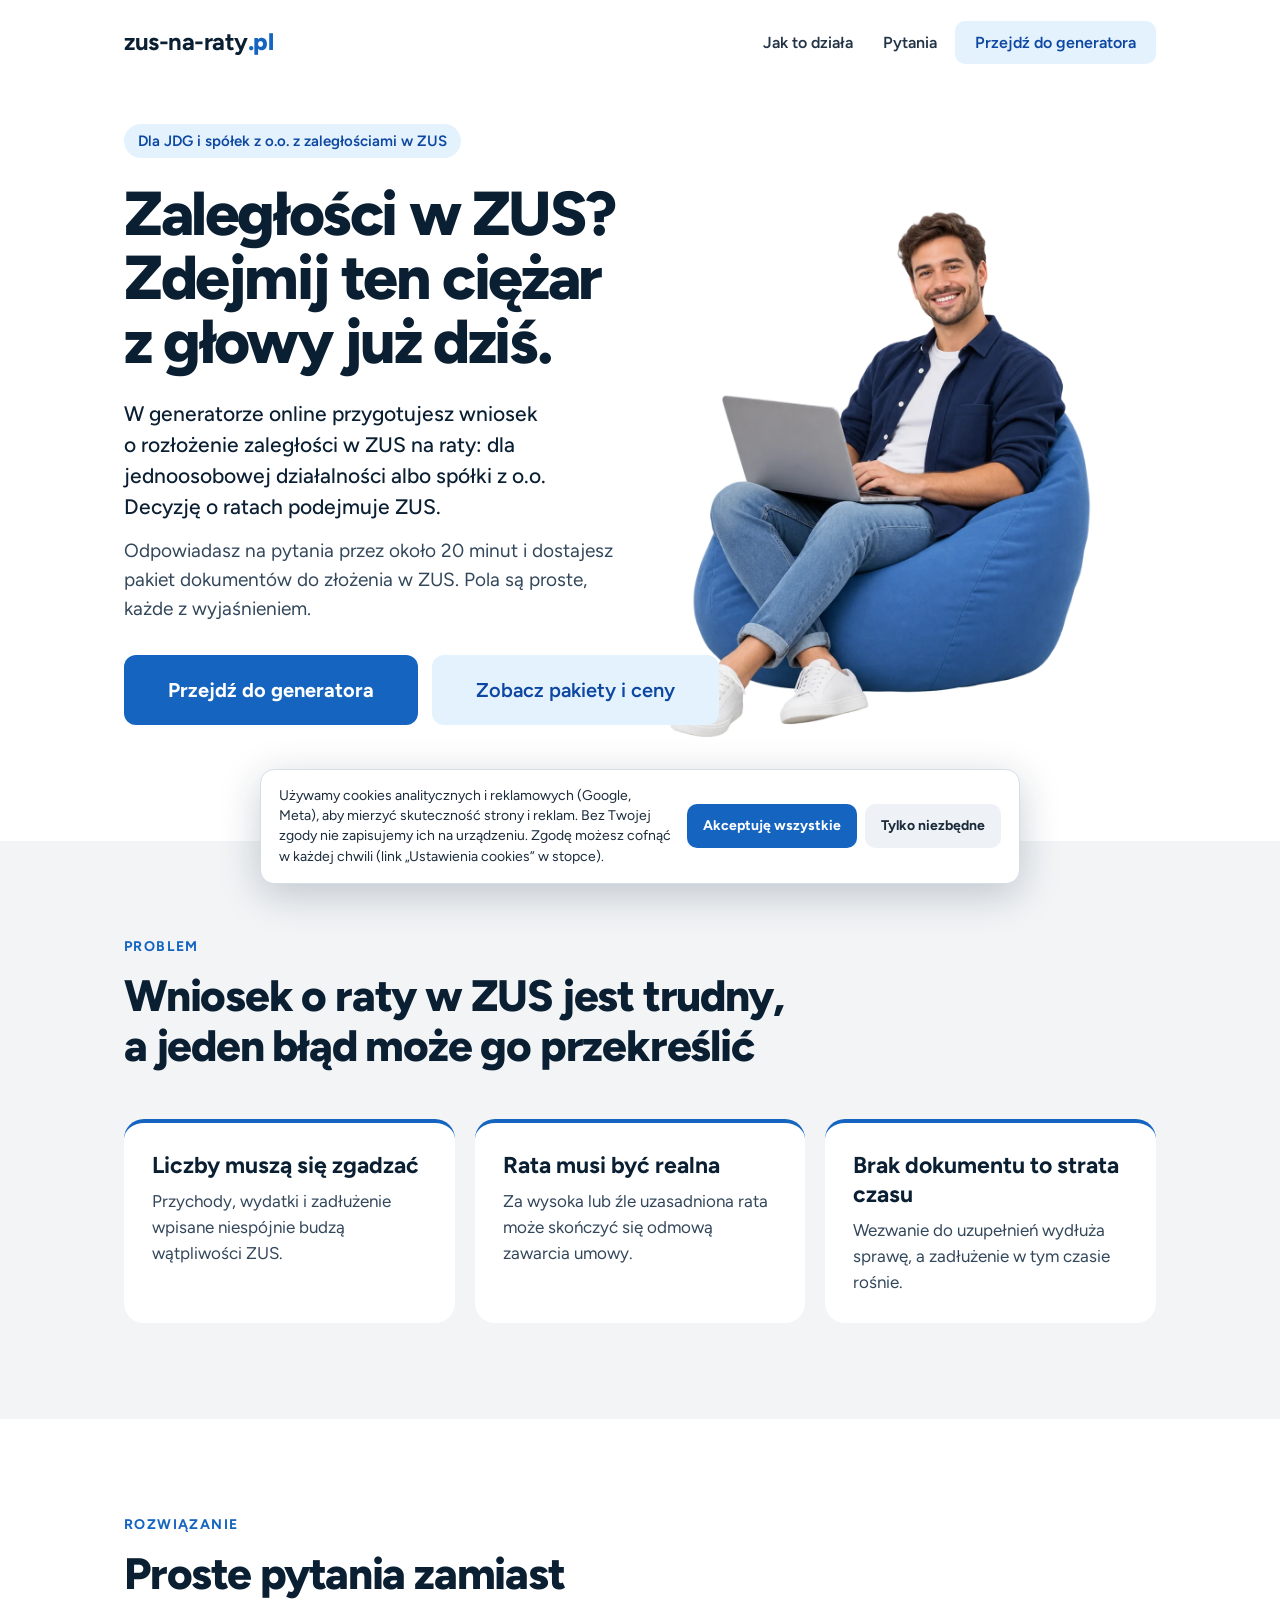
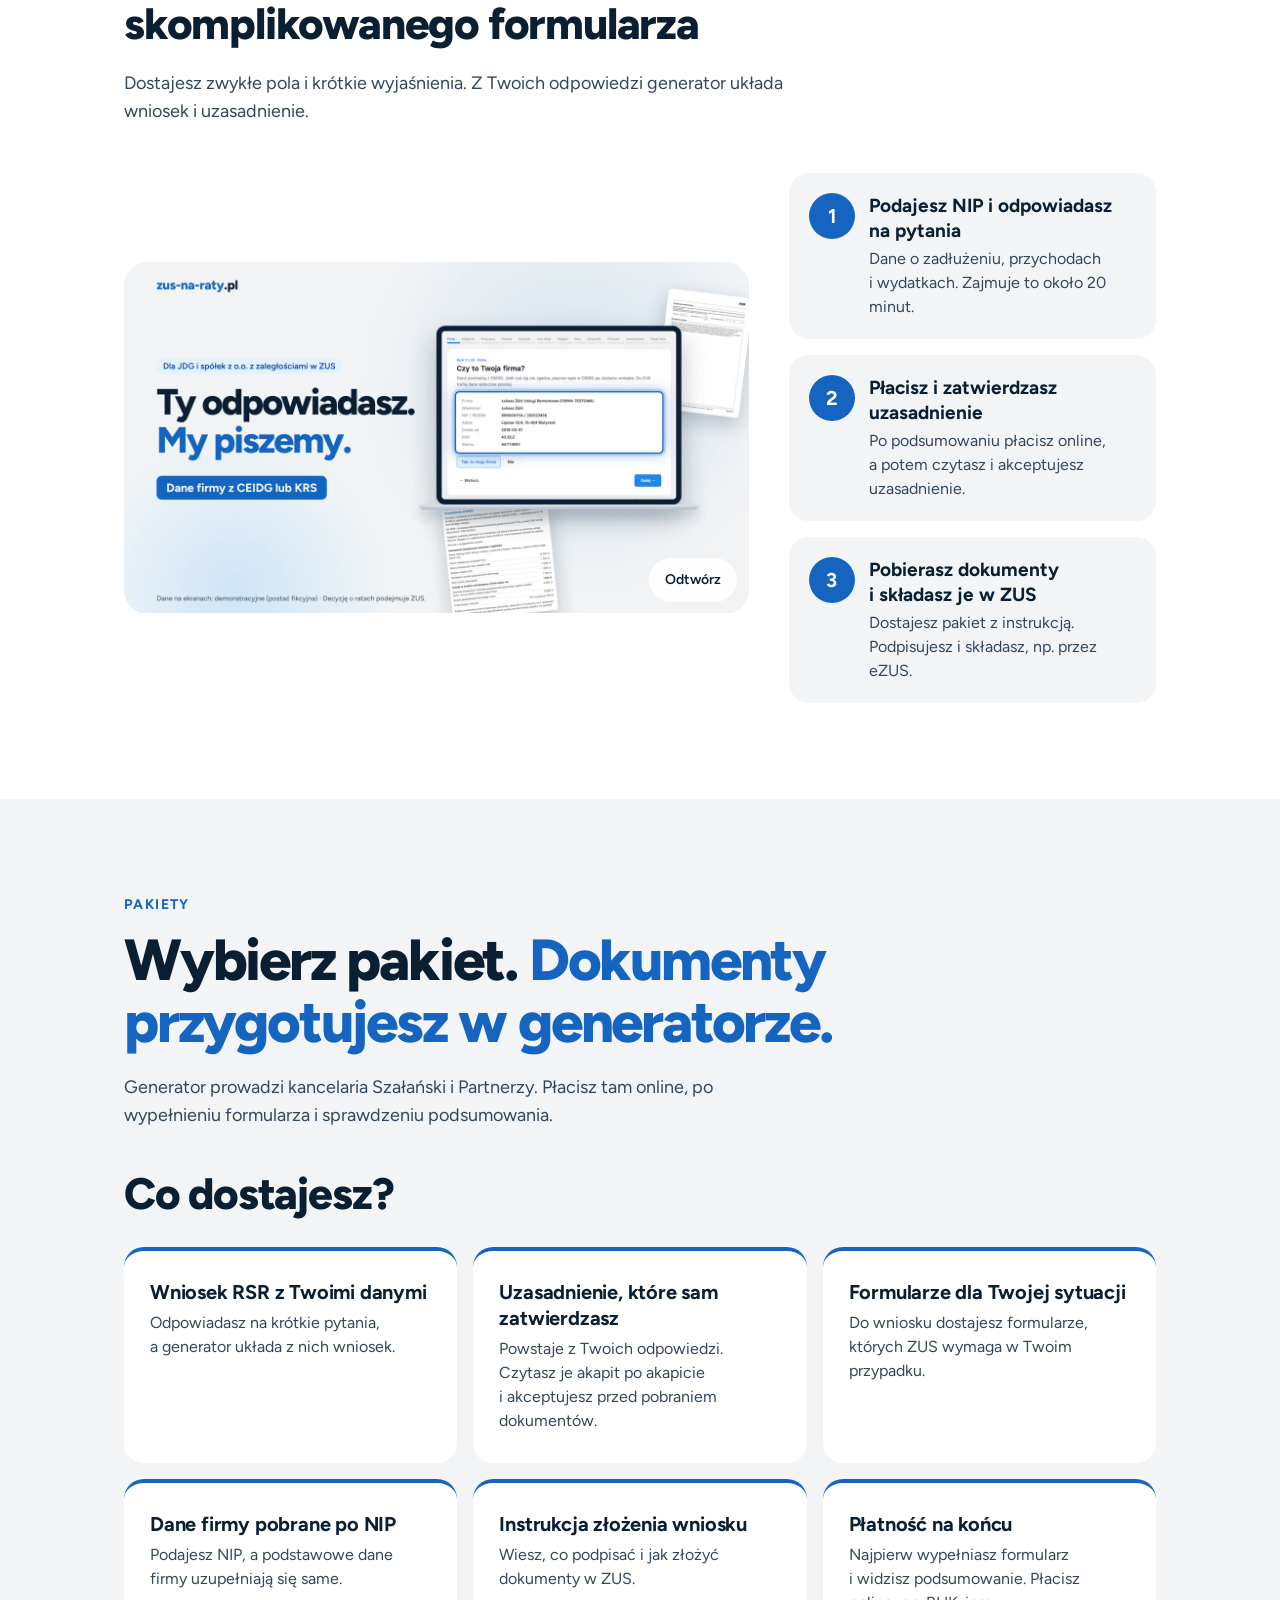
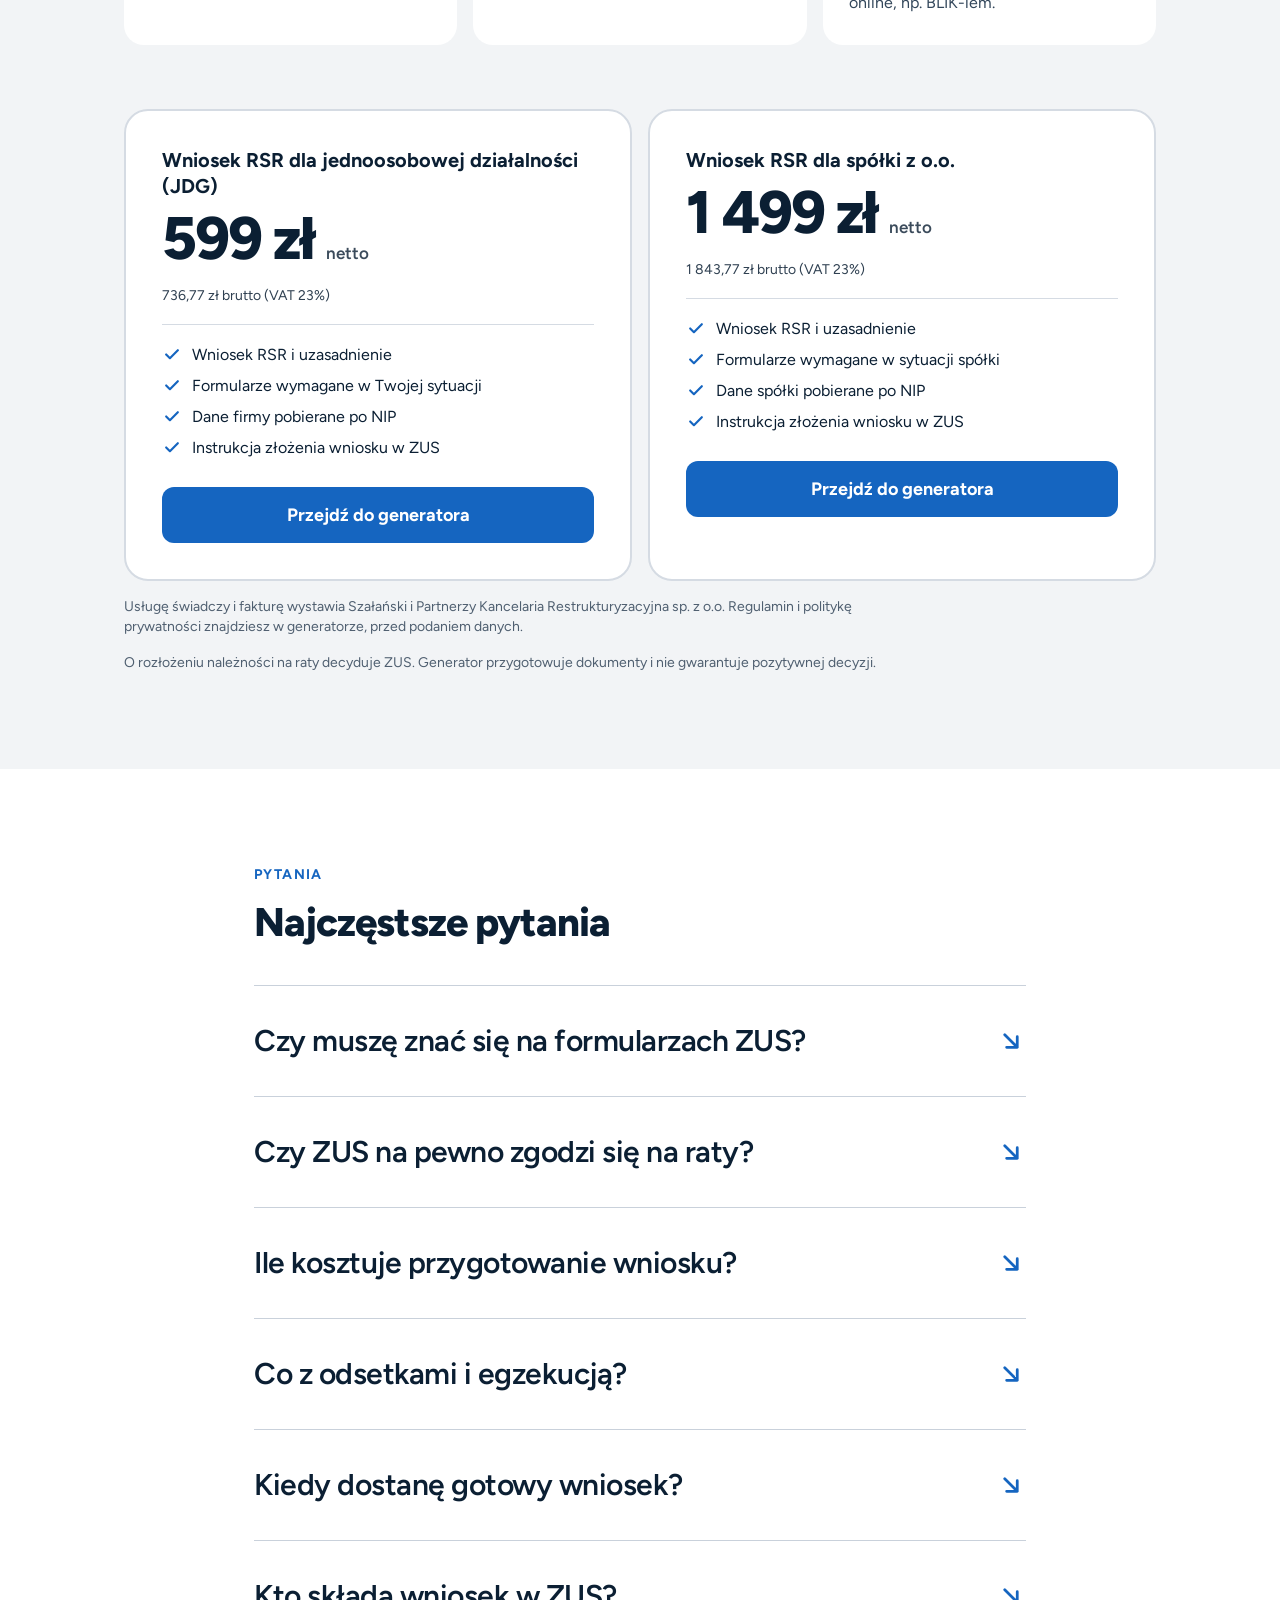
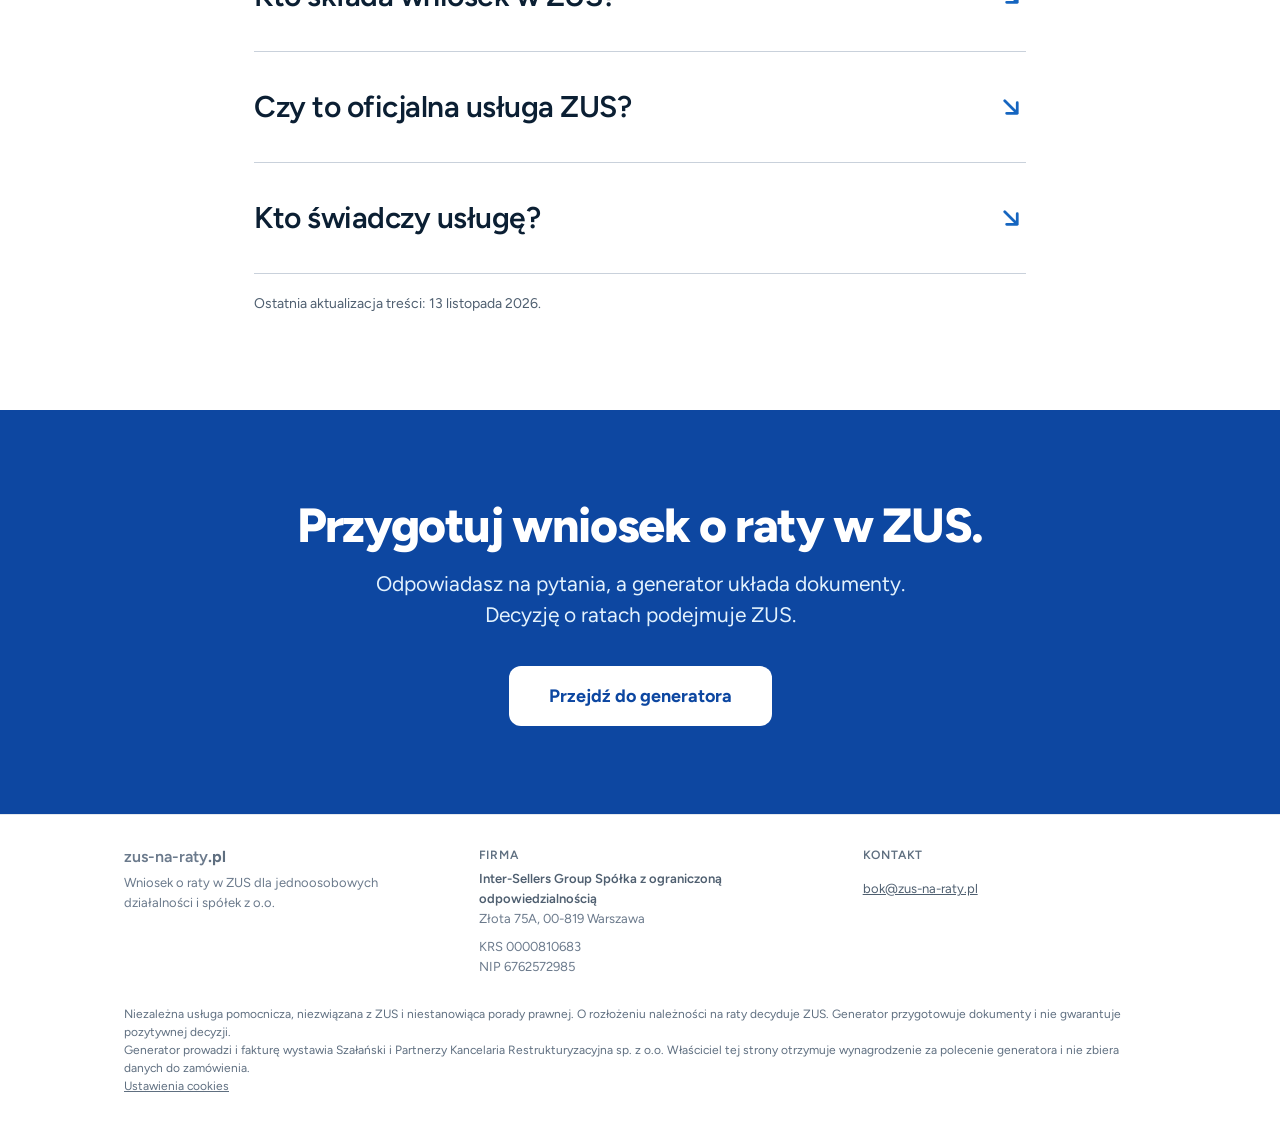
<file: index.html>
<!DOCTYPE html>
<html lang="pl">
<head>
<meta charset="utf-8">
<script src="js/tracking.js"></script>
<meta name="viewport" content="width=device-width, initial-scale=1">
<title>Wniosek o raty w ZUS online dla JDG i spółek | zus-na-raty.pl</title>
<meta name="description" content="Zaległości w ZUS? Odpowiadasz na proste pytania w generatorze i dostajesz wniosek o raty (RSR) dla JDG lub spółki z o.o. Od 599 zł netto.">
<!-- NOINDEX do zakończenia testu i potwierdzenia treści z kancelarią. -->
<meta name="robots" content="noindex, nofollow">
<link rel="canonical" href="https://zus-na-raty.pl/">
<meta property="og:type" content="website">
<meta property="og:locale" content="pl_PL">
<meta property="og:title" content="Wniosek o raty w ZUS online dla JDG i spółek">
<meta property="og:description" content="Odpowiedz na proste pytania w generatorze i przygotuj wniosek o rozłożenie zaległości w ZUS na raty. Od 599 zł netto.">
<meta property="og:url" content="https://zus-na-raty.pl/">
<meta name="theme-color" content="#0D47A1">
<link rel="preconnect" href="https://fonts.googleapis.com">
<link rel="preconnect" href="https://fonts.gstatic.com" crossorigin>
<link href="https://fonts.googleapis.com/css2?family=Figtree:wght@400;500;600;700;800&display=swap" rel="stylesheet">

<script type="application/ld+json">
{
  "@context": "https://schema.org",
  "@graph": [
    {"@type": "Organization", "@id": "https://zus-na-raty.pl/#org", "name": "Inter-Sellers Group", "legalName": "Inter-Sellers Group Spółka z ograniczoną odpowiedzialnością", "email": "bok@zus-na-raty.pl", "taxID": "6762572985", "address": {"@type": "PostalAddress", "streetAddress": "Złota 75A", "postalCode": "00-819", "addressLocality": "Warszawa", "addressCountry": "PL"}, "url": "https://zus-na-raty.pl/", "logo": "[URL LOGO]", "sameAs": []},
    {"@type": "WebSite", "@id": "https://zus-na-raty.pl/#site", "url": "https://zus-na-raty.pl/", "name": "zus-na-raty.pl", "inLanguage": "pl-PL", "publisher": {"@id": "https://zus-na-raty.pl/#org"}},
    {"@type": "Service", "@id": "https://zus-na-raty.pl/#service", "name": "Przygotowanie wniosku o rozłożenie zaległości w ZUS na raty (RSR)",
     "description": "Generator online: na podstawie odpowiedzi klienta powstaje wniosek o raty w ZUS z uzasadnieniem dla jednoosobowych działalności i spółek z o.o. Decyzję podejmuje ZUS.",
     "provider": {"@type": "Organization", "name": "Szałański i Partnerzy Kancelaria Restrukturyzacyjna sp. z o.o."}, "areaServed": "PL", "inLanguage": "pl-PL",
     "offers": [
       {"@type": "Offer", "name": "Wniosek RSR dla jednoosobowej działalności (JDG)", "priceCurrency": "PLN", "price": "599.00",
        "priceSpecification": {"@type": "PriceSpecification", "price": "599.00", "priceCurrency": "PLN", "valueAddedTaxIncluded": false}},
       {"@type": "Offer", "name": "Wniosek RSR dla spółki z o.o.", "priceCurrency": "PLN", "price": "1499.00",
        "priceSpecification": {"@type": "PriceSpecification", "price": "1499.00", "priceCurrency": "PLN", "valueAddedTaxIncluded": false}}
     ]},
    {"@type": "FAQPage", "mainEntity": [
      {"@type": "Question", "name": "Czy muszę znać się na formularzach ZUS?", "acceptedAnswer": {"@type": "Answer", "text": "Nie. Odpowiadasz na proste pytania w zwykłych polach, a każde ma krótkie wyjaśnienie. Uzasadnienie czytasz i zatwierdzasz przed pobraniem dokumentów."}},
      {"@type": "Question", "name": "Czy ZUS na pewno zgodzi się na raty?", "acceptedAnswer": {"@type": "Answer", "text": "Nie. O umowie decyduje ZUS i nikt tego nie gwarantuje. Dobrze przygotowany wniosek zmniejsza ryzyko błędów."}},
      {"@type": "Question", "name": "Ile kosztuje przygotowanie wniosku?", "acceptedAnswer": {"@type": "Answer", "text": "Pakiet dla JDG kosztuje 599 zł netto, a pakiet dla spółki z o.o. 1 499 zł netto. Płacisz online w generatorze."}}
    ]}
  ]
}
</script>

<link rel="stylesheet" href="css/style.css">
</head>
<body>

<header>
<nav class="nav" aria-label="Główna nawigacja">
<a class="logo" href="#top"><b>zus-na-raty</b>.pl</a>
<ul>
<li class="hide-m"><a class="l" href="#rozwiazanie">Jak to działa</a></li>
<li class="hide-m"><a class="l" href="#pytania">Pytania</a></li>
<li><a class="cta js-gen" href="https://szalanskikancelaria.pl/raty-zus/?ref=calmya">Przejdź do generatora</a></li>
</ul>
</nav>
</header>

<main id="top">

<!-- HERO -->
<div class="hero">
<div class="txt">
<div class="pill">Dla JDG i spółek z o.o. z zaległościami w ZUS</div>
<h1>Zaległości w ZUS? Zdejmij ten ciężar z&nbsp;głowy już dziś.</h1>
<p class="answer">W generatorze online przygotujesz wniosek o rozłożenie zaległości w ZUS na raty: dla jednoosobowej działalności albo spółki z o.o. Decyzję o ratach podejmuje ZUS.</p>
<p class="lead">Odpowiadasz na pytania przez około 20 minut i dostajesz pakiet dokumentów do złożenia w ZUS. Pola są proste, każde z wyjaśnieniem.</p>
<div class="btnrow">
<a class="btn btn-main js-gen" href="https://szalanskikancelaria.pl/raty-zus/?ref=calmya">Przejdź do generatora</a>
<a class="btn btn-soft" href="#pakiet">Zobacz pakiety i ceny</a>
</div>
</div>
<div class="card-wrap">
<div class="hero-photo"><img src="assets/hero.webp" width="960" height="1200" alt="Uśmiechnięty przedsiębiorca z laptopem na niebieskim pufie" fetchpriority="high" decoding="async"></div>
</div>
</div>

<!-- PROBLEM -->
<section class="grey" id="problem">
<div class="wrap">
<div class="eyebrow">Problem</div>
<h2 class="h2" style="max-width:720px;margin-bottom:48px">Wniosek o raty w ZUS jest trudny, a jeden błąd może go przekreślić</h2>
<div class="cards">
<div><h3>Liczby muszą się zgadzać</h3><p>Przychody, wydatki i zadłużenie wpisane niespójnie budzą wątpliwości ZUS.</p></div>
<div><h3>Rata musi być realna</h3><p>Za wysoka lub źle uzasadniona rata może skończyć się odmową zawarcia umowy.</p></div>
<div><h3>Brak dokumentu to strata czasu</h3><p>Wezwanie do uzupełnień wydłuża sprawę, a zadłużenie w tym czasie rośnie.</p></div>
</div>
</div>
</section>

<!-- ROZWIĄZANIE -->
<section id="rozwiazanie">
<div class="wrap">
<div class="eyebrow">Rozwiązanie</div>
<h2 class="h2" style="max-width:760px;margin-bottom:20px">Proste pytania zamiast skomplikowanego formularza</h2>
<p style="max-width:680px;color:#33475B;margin-bottom:48px">Dostajesz zwykłe pola i krótkie wyjaśnienia. Z Twoich odpowiedzi generator układa wniosek i uzasadnienie.</p>
<div class="split">
<ol class="steps">
<li><span class="n">1</span><div><h3>Podajesz NIP i odpowiadasz na pytania</h3><p>Dane o zadłużeniu, przychodach i wydatkach. Zajmuje to około 20 minut.</p></div></li>
<li><span class="n">2</span><div><h3>Płacisz i zatwierdzasz uzasadnienie</h3><p>Po podsumowaniu płacisz online, a potem czytasz i akceptujesz uzasadnienie.</p></div></li>
<li><span class="n">3</span><div><h3>Pobierasz dokumenty i składasz je w ZUS</h3><p>Dostajesz pakiet z instrukcją. Podpisujesz i składasz, np. przez eZUS.</p></div></li>
</ol>
<figure>
<div class="vwrap">
<video id="hero-video" class="vid" src="assets/video.mp4" poster="assets/poster.jpg" muted loop playsinline preload="metadata" aria-label="Film pokazujący, jak wypełniasz dane i dostajesz wniosek"></video>
<button type="button" class="vpause" id="vpause" aria-label="Zatrzymaj film">Pauza</button>
</div>
</figure>
</div>
</div>
</section>

<!-- PAKIETY -->
<section class="grey" id="zamow">
<div class="wrap">
<div class="eyebrow">Pakiety</div>
<h2 class="h2 xl h2-order">Wybierz pakiet. <span style="color:#1565C0">Dokumenty przygotujesz w generatorze.</span></h2>
<p style="max-width:680px;color:#33475B;margin-bottom:40px">Generator prowadzi kancelaria Szałański i Partnerzy. Płacisz tam online, po wypełnieniu formularza i sprawdzeniu podsumowania.</p>

<h3 class="sub-h">Co dostajesz?</h3>
<ul class="gain">
<li><div><h4>Wniosek RSR z Twoimi danymi</h4><p>Odpowiadasz na krótkie pytania, a generator układa z nich wniosek.</p></div></li>
<li><div><h4>Uzasadnienie, które sam zatwierdzasz</h4><p>Powstaje z Twoich odpowiedzi. Czytasz je akapit po akapicie i akceptujesz przed pobraniem dokumentów.</p></div></li>
<li><div><h4>Formularze dla Twojej sytuacji</h4><p>Do wniosku dostajesz formularze, których ZUS wymaga w Twoim przypadku.</p></div></li>
<li><div><h4>Dane firmy pobrane po NIP</h4><p>Podajesz NIP, a podstawowe dane firmy uzupełniają się same.</p></div></li>
<li><div><h4>Instrukcja złożenia wniosku</h4><p>Wiesz, co podpisać i jak złożyć dokumenty w ZUS.</p></div></li>
<li><div><h4>Płatność na końcu</h4><p>Najpierw wypełniasz formularz i widzisz podsumowanie. Płacisz online, np. BLIK-iem.</p></div></li>
</ul>

<div id="pakiet">
<div class="pkgs">
<div class="pkg">
<span class="top"><span class="name">Wniosek RSR dla jednoosobowej działalności (JDG)</span></span>
<span class="price">599 zł <small>netto</small></span>
<span class="gross">736,77 zł brutto (VAT 23%)</span>
<ul>
<li><svg width="20" height="20" viewBox="0 0 24 24" fill="none" stroke-width="2.6" stroke-linecap="round" stroke-linejoin="round" aria-hidden="true"><path d="M5 12.5l4.5 4.5L19 7.5"/></svg>Wniosek RSR i uzasadnienie</li>
<li><svg width="20" height="20" viewBox="0 0 24 24" fill="none" stroke-width="2.6" stroke-linecap="round" stroke-linejoin="round" aria-hidden="true"><path d="M5 12.5l4.5 4.5L19 7.5"/></svg>Formularze wymagane w Twojej sytuacji</li>
<li><svg width="20" height="20" viewBox="0 0 24 24" fill="none" stroke-width="2.6" stroke-linecap="round" stroke-linejoin="round" aria-hidden="true"><path d="M5 12.5l4.5 4.5L19 7.5"/></svg>Dane firmy pobierane po NIP</li>
<li><svg width="20" height="20" viewBox="0 0 24 24" fill="none" stroke-width="2.6" stroke-linecap="round" stroke-linejoin="round" aria-hidden="true"><path d="M5 12.5l4.5 4.5L19 7.5"/></svg>Instrukcja złożenia wniosku w ZUS</li>
</ul>
<a class="pkg-go js-gen" href="https://szalanskikancelaria.pl/raty-zus/?ref=calmya">Przejdź do generatora</a>
</div>
<div class="pkg">
<span class="top"><span class="name">Wniosek RSR dla spółki z o.o.</span></span>
<span class="price">1 499 zł <small>netto</small></span>
<span class="gross">1 843,77 zł brutto (VAT 23%)</span>
<ul>
<li><svg width="20" height="20" viewBox="0 0 24 24" fill="none" stroke-width="2.6" stroke-linecap="round" stroke-linejoin="round" aria-hidden="true"><path d="M5 12.5l4.5 4.5L19 7.5"/></svg>Wniosek RSR i uzasadnienie</li>
<li><svg width="20" height="20" viewBox="0 0 24 24" fill="none" stroke-width="2.6" stroke-linecap="round" stroke-linejoin="round" aria-hidden="true"><path d="M5 12.5l4.5 4.5L19 7.5"/></svg>Formularze wymagane w sytuacji spółki</li>
<li><svg width="20" height="20" viewBox="0 0 24 24" fill="none" stroke-width="2.6" stroke-linecap="round" stroke-linejoin="round" aria-hidden="true"><path d="M5 12.5l4.5 4.5L19 7.5"/></svg>Dane spółki pobierane po NIP</li>
<li><svg width="20" height="20" viewBox="0 0 24 24" fill="none" stroke-width="2.6" stroke-linecap="round" stroke-linejoin="round" aria-hidden="true"><path d="M5 12.5l4.5 4.5L19 7.5"/></svg>Instrukcja złożenia wniosku w ZUS</li>
</ul>
<a class="pkg-go js-gen" href="https://szalanskikancelaria.pl/raty-zus/?ref=calmya">Przejdź do generatora</a>
</div>
</div>
<p class="note seller">Usługę świadczy i fakturę wystawia Szałański i Partnerzy Kancelaria Restrukturyzacyjna sp. z o.o. Regulamin i politykę prywatności znajdziesz w generatorze, przed podaniem danych.</p>
<p class="note seller">O rozłożeniu należności na raty decyduje ZUS. Generator przygotowuje dokumenty i nie gwarantuje pozytywnej decyzji.</p>
</div>

</div>
</section>

<!-- FAQ -->
<section id="pytania">
<div class="faq-wrap">
<div class="eyebrow">Pytania</div>
<h2 class="h2 h2-faq">Najczęstsze pytania</h2>
<div class="acc">
<details><summary>Czy muszę znać się na formularzach ZUS?<svg width="30" height="30" viewBox="0 0 24 24" fill="none" stroke="#1565C0" stroke-width="2.2" stroke-linecap="round" stroke-linejoin="round" aria-hidden="true"><path d="M7 7l10 10M17 8.5V17H8.5"/></svg></summary><div class="ans">Nie. Odpowiadasz na proste pytania w zwykłych polach, a każde ma krótkie wyjaśnienie. Uzasadnienie czytasz i zatwierdzasz sam, zanim pobierzesz dokumenty.</div></details>
<details><summary>Czy ZUS na pewno zgodzi się na raty?<svg width="30" height="30" viewBox="0 0 24 24" fill="none" stroke="#1565C0" stroke-width="2.2" stroke-linecap="round" stroke-linejoin="round" aria-hidden="true"><path d="M7 7l10 10M17 8.5V17H8.5"/></svg></summary><div class="ans">Nie. O umowie decyduje ZUS i nikt tego nie gwarantuje. Dobrze przygotowany wniosek zmniejsza ryzyko błędów.</div></details>
<details><summary>Ile kosztuje przygotowanie wniosku?<svg width="30" height="30" viewBox="0 0 24 24" fill="none" stroke="#1565C0" stroke-width="2.2" stroke-linecap="round" stroke-linejoin="round" aria-hidden="true"><path d="M7 7l10 10M17 8.5V17H8.5"/></svg></summary><div class="ans">Pakiet dla JDG kosztuje 599 zł netto, a pakiet dla spółki z o.o. 1 499 zł netto. Płacisz online w generatorze, po wypełnieniu formularza.</div></details>
<details><summary>Co z odsetkami i egzekucją?<svg width="30" height="30" viewBox="0 0 24 24" fill="none" stroke="#1565C0" stroke-width="2.2" stroke-linecap="round" stroke-linejoin="round" aria-hidden="true"><path d="M7 7l10 10M17 8.5V17H8.5"/></svg></summary><div class="ans">Zawarcie umowy ratalnej może zatrzymać odsetki za zwłokę (zastępuje je opłata prolongacyjna) i umożliwić zawieszenie egzekucji. Zasady określa ZUS.</div></details>
<details><summary>Kiedy dostanę gotowy wniosek?<svg width="30" height="30" viewBox="0 0 24 24" fill="none" stroke="#1565C0" stroke-width="2.2" stroke-linecap="round" stroke-linejoin="round" aria-hidden="true"><path d="M7 7l10 10M17 8.5V17H8.5"/></svg></summary><div class="ans">Wypełnienie formularza zajmuje około 20 minut. Po płatności zatwierdzasz uzasadnienie i pobierasz pakiet dokumentów.</div></details>
<details><summary>Kto składa wniosek w ZUS?<svg width="30" height="30" viewBox="0 0 24 24" fill="none" stroke="#1565C0" stroke-width="2.2" stroke-linecap="round" stroke-linejoin="round" aria-hidden="true"><path d="M7 7l10 10M17 8.5V17H8.5"/></svg></summary><div class="ans">Ty. Dostajesz gotowy wniosek, podpisujesz go i składasz w ZUS, np. przez eZUS.</div></details>
<details><summary>Czy to oficjalna usługa ZUS?<svg width="30" height="30" viewBox="0 0 24 24" fill="none" stroke="#1565C0" stroke-width="2.2" stroke-linecap="round" stroke-linejoin="round" aria-hidden="true"><path d="M7 7l10 10M17 8.5V17H8.5"/></svg></summary><div class="ans">Nie. To niezależna usługa pomocnicza, niezwiązana z ZUS i niestanowiąca porady prawnej.</div></details>
<details><summary>Kto świadczy usługę?<svg width="30" height="30" viewBox="0 0 24 24" fill="none" stroke="#1565C0" stroke-width="2.2" stroke-linecap="round" stroke-linejoin="round" aria-hidden="true"><path d="M7 7l10 10M17 8.5V17H8.5"/></svg></summary><div class="ans">Generator prowadzi Szałański i Partnerzy Kancelaria Restrukturyzacyjna sp. z o.o. To z nią zawierasz umowę i od niej dostajesz fakturę. Ta strona poleca generator i jej właściciel otrzymuje za to wynagrodzenie.</div></details>
</div>
<p class="note" style="margin-top:20px">Ostatnia aktualizacja treści: <time datetime="2026-11-13">13 listopada 2026</time>.</p>
</div>
</section>

<!-- CTA -->
<div class="final">
<div class="wrap">
<h2>Przygotuj wniosek o raty w ZUS.</h2>
<p>Odpowiadasz na pytania, a generator układa dokumenty. Decyzję o ratach podejmuje ZUS.</p>
<a class="btn js-gen" href="https://szalanskikancelaria.pl/raty-zus/?ref=calmya">Przejdź do generatora</a>
</div>
</div>

</main>

<footer>
<div class="wrap">
<div class="ft">
<div><div class="ft-logo"><b>zus-na-raty</b>.pl</div><p>Wniosek o raty w ZUS dla jednoosobowych działalności i spółek z o.o.</p></div>
<div><h4>Firma</h4><p><b>Inter-Sellers Group Spółka z ograniczoną odpowiedzialnością</b><br>Złota 75A, 00-819 Warszawa</p><p>KRS 0000810683<br>NIP 6762572985</p></div>
<div><h4>Kontakt</h4><p><a href="mailto:bok@zus-na-raty.pl" style="color:#4F5F70;display:inline-block;padding:10px 0">bok@zus-na-raty.pl</a></p></div>
</div>
<p class="ft-note">Niezależna usługa pomocnicza, niezwiązana z ZUS i niestanowiąca porady prawnej. O rozłożeniu należności na raty decyduje ZUS. Generator przygotowuje dokumenty i nie gwarantuje pozytywnej decyzji.</p>
<p class="ft-note">Generator prowadzi i fakturę wystawia Szałański i Partnerzy Kancelaria Restrukturyzacyjna sp. z o.o. Właściciel tej strony otrzymuje wynagrodzenie za polecenie generatora i nie zbiera danych do zamówienia.</p>
</div>
</footer>

<script src="js/app.js" defer></script>
</body>
</html>
</file>
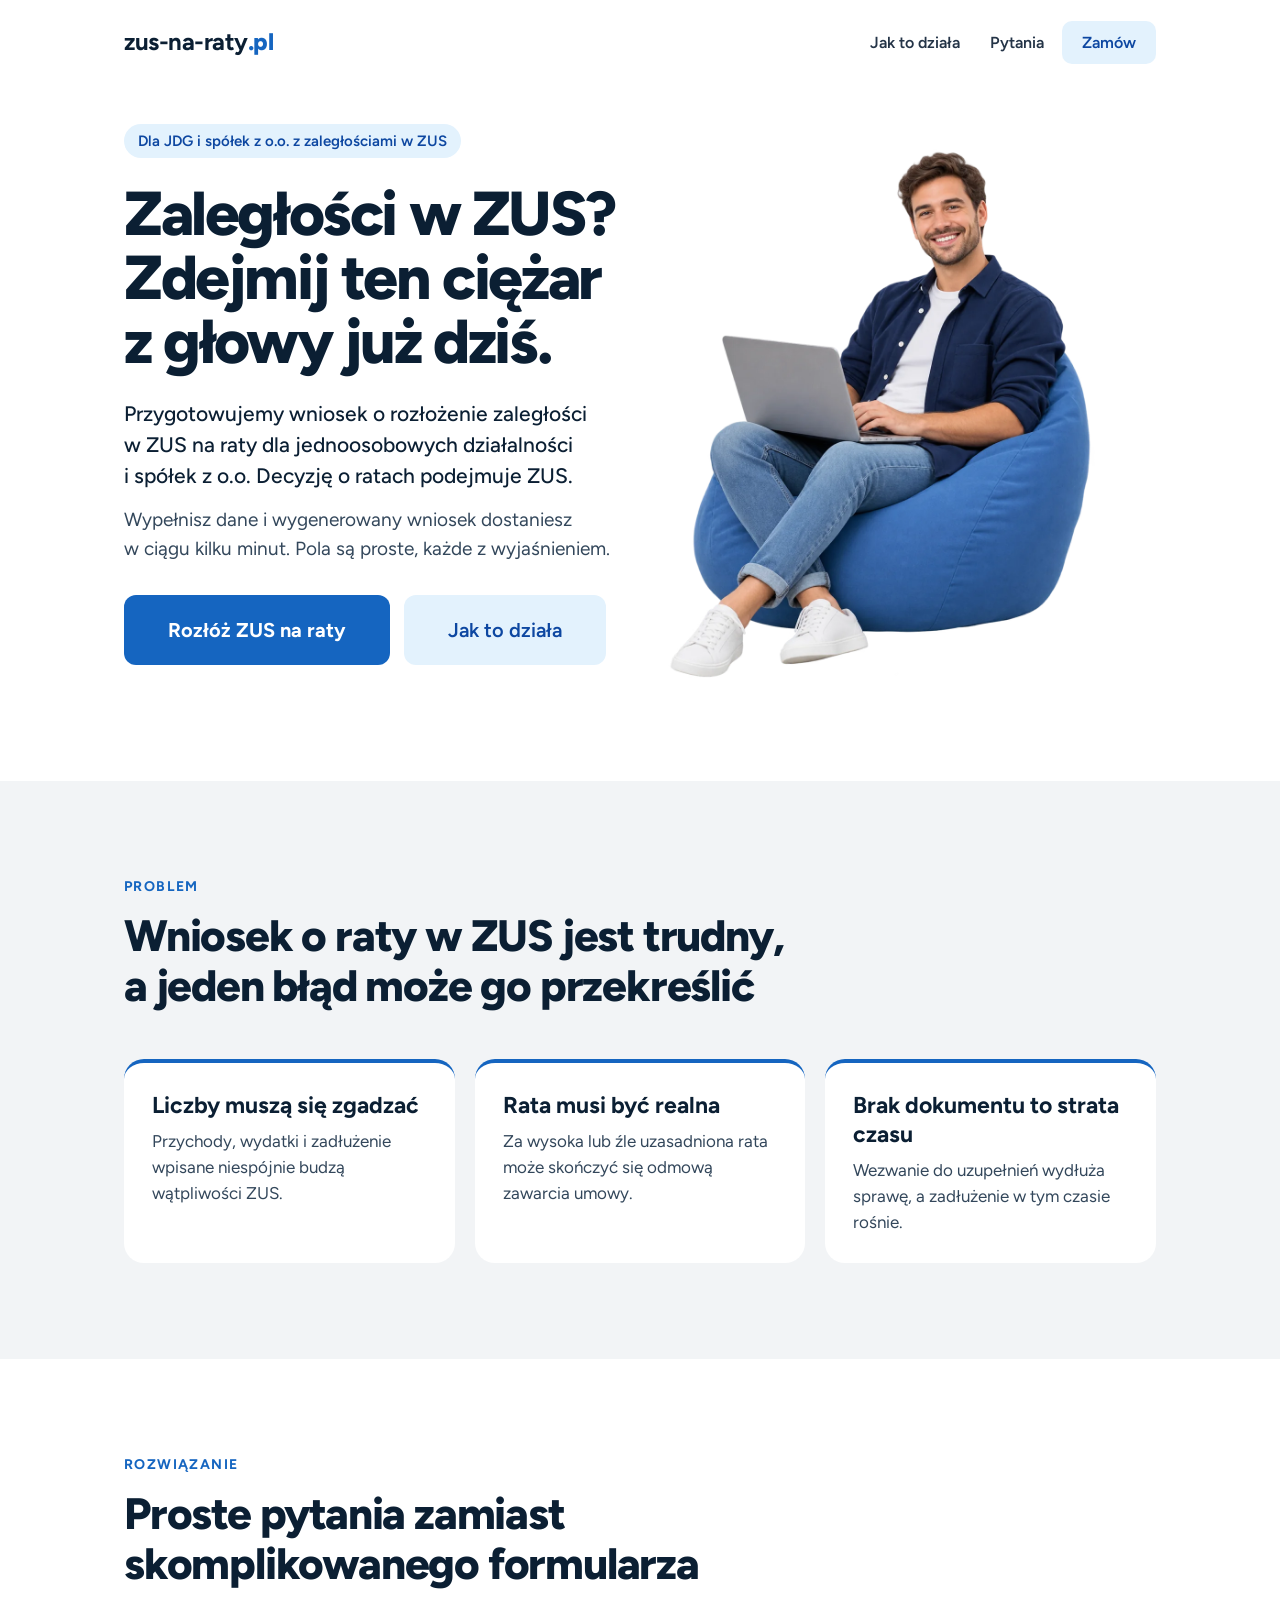
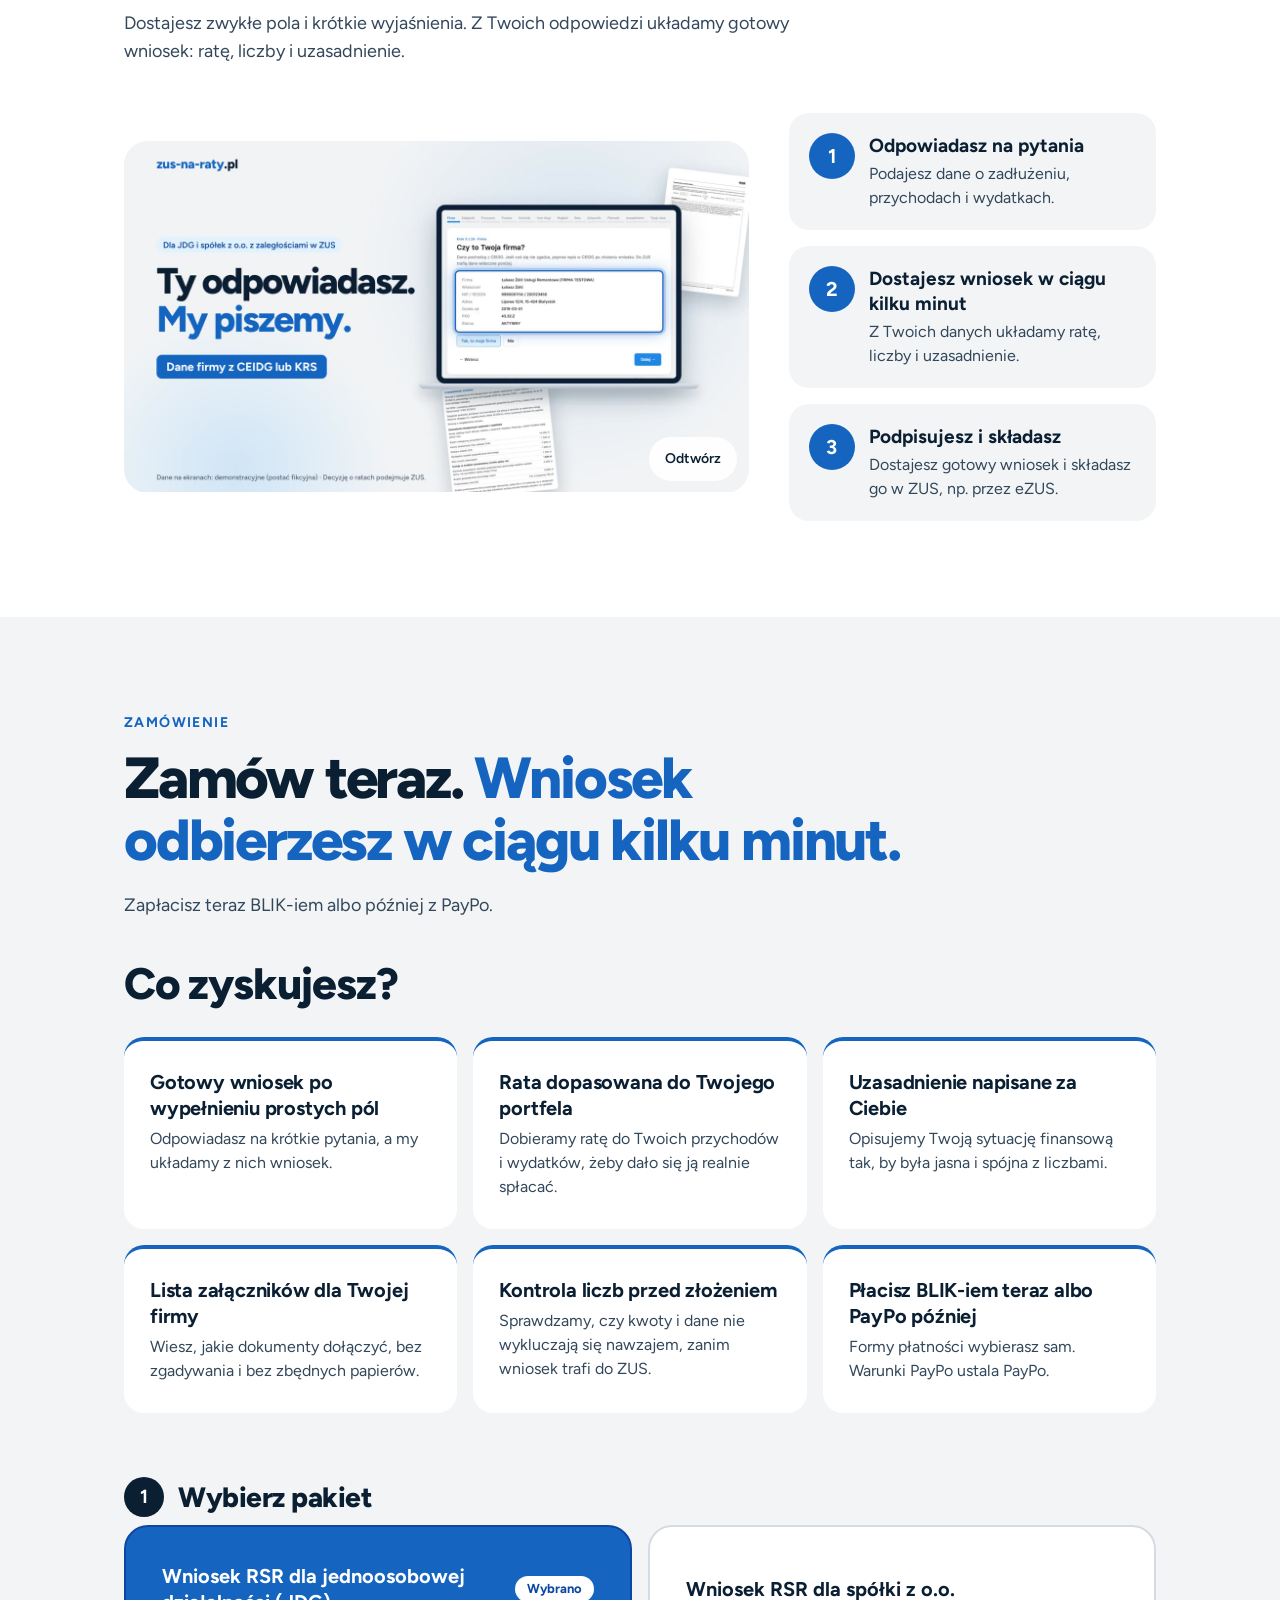
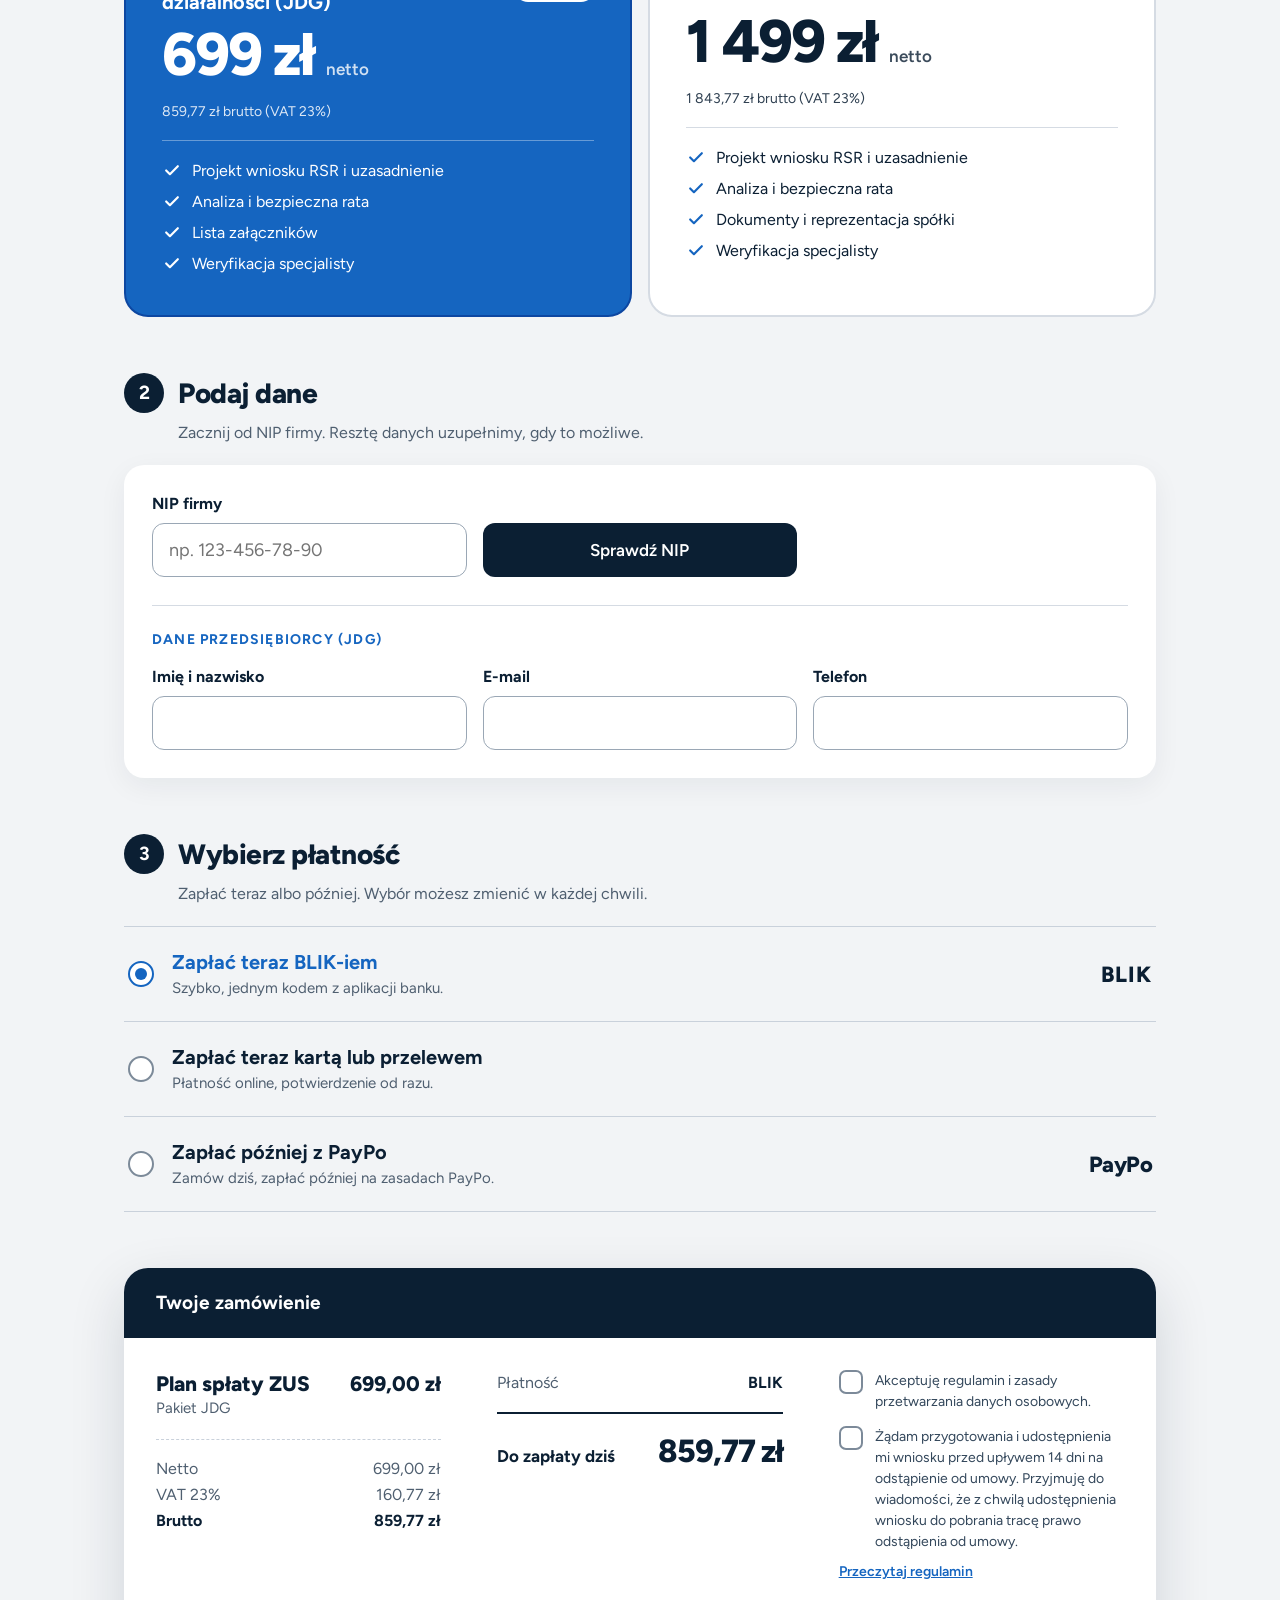
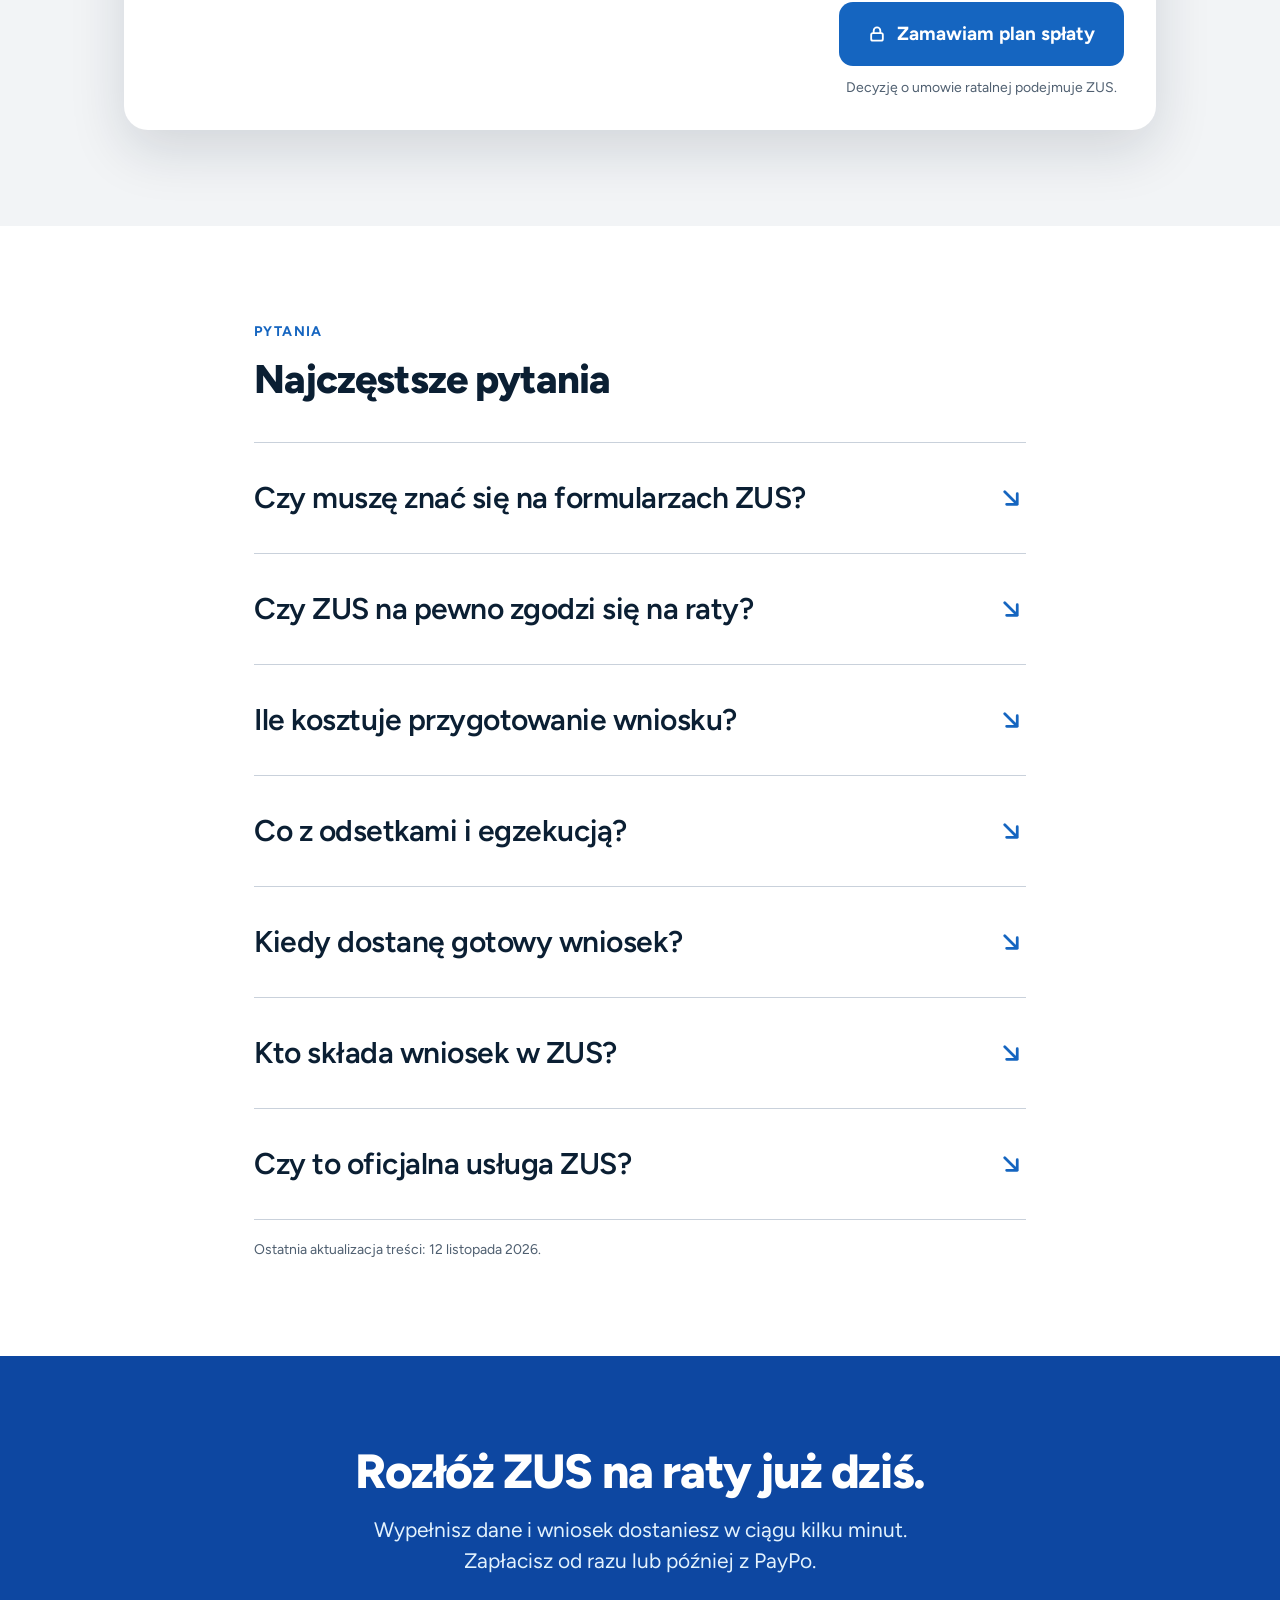
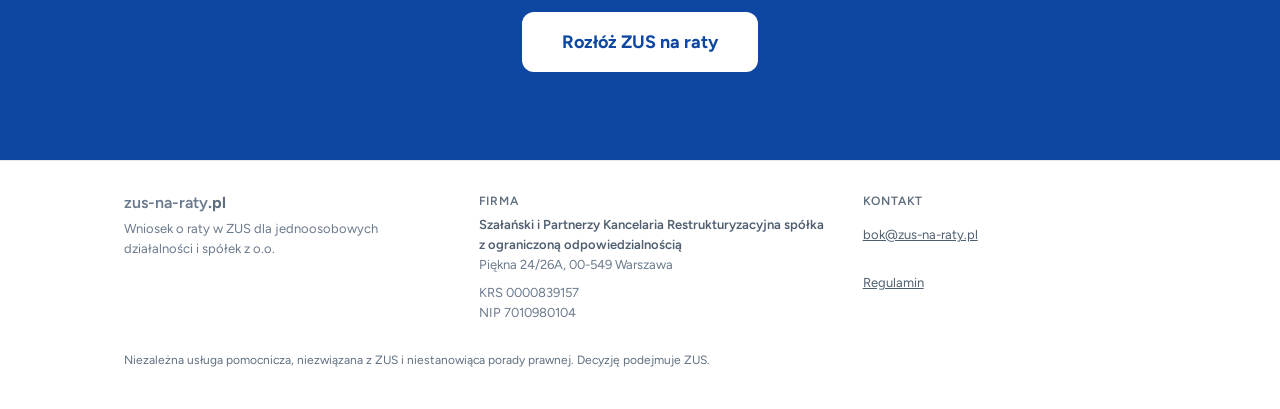
<file: v4.1/rar.html>
<!DOCTYPE html>
<html lang="pl">
<head>
<meta charset="utf-8">
<meta name="viewport" content="width=device-width, initial-scale=1">
<title>Landing 4.1</title>
<meta name="description" content="Zaległości w ZUS? Odpowiesz na proste pytania, a my przygotujemy wniosek o raty (RSR) dla JDG lub spółki z o.o. Od 699 zł netto.">
<!-- NOINDEX do czasu uzupełnienia danych firmy, regulaminu i potwierdzenia treści. Po uzupełnieniu usuń tę linię. -->
<meta name="robots" content="noindex, nofollow">
<link rel="canonical" href="https://zus-na-raty.pl/">
<meta property="og:type" content="website">
<meta property="og:locale" content="pl_PL">
<meta property="og:title" content="Wniosek o raty w ZUS online dla JDG i spółek">
<meta property="og:description" content="Odpowiedz na proste pytania, a przygotujemy wniosek o rozłożenie zaległości w ZUS na raty. Od 699 zł netto.">
<meta property="og:url" content="https://zus-na-raty.pl/">
<meta name="theme-color" content="#0D47A1">
<link rel="preconnect" href="https://fonts.googleapis.com">
<link rel="preconnect" href="https://fonts.gstatic.com" crossorigin>
<link href="https://fonts.googleapis.com/css2?family=Figtree:wght@400;500;600;700;800&display=swap" rel="stylesheet">

<script type="application/ld+json">
{
  "@context": "https://schema.org",
  "@graph": [
    {"@type": "Organization", "@id": "https://zus-na-raty.pl/#org", "name": "Szałański i Partnerzy Kancelaria Restrukturyzacyjna", "legalName": "Szałański i Partnerzy Kancelaria Restrukturyzacyjna spółka z ograniczoną odpowiedzialnością", "email": "bok@zus-na-raty.pl", "taxID": "7010980104", "address": {"@type": "PostalAddress", "streetAddress": "Piękna 24/26A", "postalCode": "00-549", "addressLocality": "Warszawa", "addressCountry": "PL"}, "url": "https://zus-na-raty.pl/"},
    {"@type": "WebSite", "@id": "https://zus-na-raty.pl/#site", "url": "https://zus-na-raty.pl/", "name": "zus-na-raty.pl", "inLanguage": "pl-PL", "publisher": {"@id": "https://zus-na-raty.pl/#org"}},
    {"@type": "Service", "@id": "https://zus-na-raty.pl/#service", "name": "Przygotowanie wniosku o rozłożenie zaległości w ZUS na raty (RSR)",
     "description": "Usługa pomocnicza: na podstawie odpowiedzi klienta przygotowujemy projekt wniosku o raty w ZUS dla jednoosobowych działalności i spółek z o.o. Decyzję podejmuje ZUS.",
     "provider": {"@id": "https://zus-na-raty.pl/#org"}, "areaServed": "PL", "inLanguage": "pl-PL",
     "offers": [
       {"@type": "Offer", "name": "Wniosek RSR dla jednoosobowej działalności (JDG)", "priceCurrency": "PLN", "price": "699.00",
        "priceSpecification": {"@type": "PriceSpecification", "price": "699.00", "priceCurrency": "PLN", "valueAddedTaxIncluded": false}},
       {"@type": "Offer", "name": "Wniosek RSR dla spółki z o.o.", "priceCurrency": "PLN", "price": "1499.00",
        "priceSpecification": {"@type": "PriceSpecification", "price": "1499.00", "priceCurrency": "PLN", "valueAddedTaxIncluded": false}}
     ]},
    {"@type": "FAQPage", "mainEntity": [
      {"@type": "Question", "name": "Czy muszę znać się na formularzach ZUS?", "acceptedAnswer": {"@type": "Answer", "text": "Nie. Odpowiadasz na proste pytania w zwykłych polach, a każde ma krótkie wyjaśnienie. Specjalista sprawdza wniosek przed złożeniem."}},
      {"@type": "Question", "name": "Czy ZUS na pewno zgodzi się na raty?", "acceptedAnswer": {"@type": "Answer", "text": "Nie. O umowie decyduje ZUS i nikt tego nie gwarantuje. Dobrze przygotowany wniosek zmniejsza ryzyko błędów."}},
      {"@type": "Question", "name": "Ile kosztuje przygotowanie wniosku?", "acceptedAnswer": {"@type": "Answer", "text": "Pakiet dla JDG kosztuje 699 zł netto, a pakiet dla spółki z o.o. 1 499 zł netto."}}
    ]}
  ]
}
</script>

<link rel="stylesheet" href="style.css">
</head>
<body>

<header>
<nav class="nav" aria-label="Główna nawigacja">
<a class="logo" href="#top"><b>zus-na-raty</b>.pl</a>
<ul>
<li class="hide-m"><a class="l" href="#rozwiazanie">Jak to działa</a></li>
<li class="hide-m"><a class="l" href="#pytania">Pytania</a></li>
<li><a class="cta" href="#pakiet">Zamów</a></li>
</ul>
</nav>
</header>

<main id="top">

<!-- HERO -->
<div class="hero">
<div class="txt">
<div class="pill">Dla JDG i spółek z o.o. z zaległościami w ZUS</div>
<h1>Zaległości w ZUS? Zdejmij ten ciężar z&nbsp;głowy już dziś.</h1>
<p class="answer">Przygotowujemy wniosek o rozłożenie zaległości w ZUS na raty dla jednoosobowych działalności i spółek z o.o. Decyzję o ratach podejmuje ZUS.</p>
<p class="lead">Wypełnisz dane i wygenerowany wniosek dostaniesz w ciągu kilku minut. Pola są proste, każde z wyjaśnieniem.</p>
<div class="btnrow">
<a class="btn btn-main" href="#pakiet">Rozłóż ZUS na raty</a>
<a class="btn btn-soft" href="#rozwiazanie">Jak to działa</a>
</div>
</div>
<div class="card-wrap">
<div class="hero-photo"><img src="hero.webp" width="960" height="1200" alt="Uśmiechnięty przedsiębiorca z laptopem na niebieskim pufie" fetchpriority="high" decoding="async"></div>
</div>
</div>

<!-- PROBLEM -->
<section class="grey" id="problem">
<div class="wrap">
<div class="eyebrow">Problem</div>
<h2 class="h2" style="max-width:720px;margin-bottom:48px">Wniosek o raty w ZUS jest trudny, a jeden błąd może go przekreślić</h2>
<div class="cards">
<div><h3>Liczby muszą się zgadzać</h3><p>Przychody, wydatki i zadłużenie wpisane niespójnie budzą wątpliwości ZUS.</p></div>
<div><h3>Rata musi być realna</h3><p>Za wysoka lub źle uzasadniona rata może skończyć się odmową zawarcia umowy.</p></div>
<div><h3>Brak dokumentu to strata czasu</h3><p>Wezwanie do uzupełnień wydłuża sprawę, a zadłużenie w tym czasie rośnie.</p></div>
</div>
</div>
</section>

<!-- ROZWIĄZANIE -->
<section id="rozwiazanie">
<div class="wrap">
<div class="eyebrow">Rozwiązanie</div>
<h2 class="h2" style="max-width:760px;margin-bottom:20px">Proste pytania zamiast skomplikowanego formularza</h2>
<p style="max-width:680px;color:#33475B;margin-bottom:48px">Dostajesz zwykłe pola i krótkie wyjaśnienia. Z Twoich odpowiedzi układamy gotowy wniosek: ratę, liczby i uzasadnienie.</p>
<div class="split">
<ol class="steps">
<li><span class="n">1</span><div><h3>Odpowiadasz na pytania</h3><p>Podajesz dane o zadłużeniu, przychodach i wydatkach.</p></div></li>
<li><span class="n">2</span><div><h3>Dostajesz wniosek w ciągu kilku minut</h3><p>Z Twoich danych układamy ratę, liczby i uzasadnienie.</p></div></li>
<li><span class="n">3</span><div><h3>Podpisujesz i składasz</h3><p>Dostajesz gotowy wniosek i składasz go w ZUS, np. przez eZUS.</p></div></li>
</ol>
<figure>
<div class="vwrap">
<video id="hero-video" class="vid" src="video.mp4" poster="poster.jpg" muted loop playsinline preload="metadata" aria-label="Film pokazujący, jak wypełniasz dane i dostajesz wniosek"></video>
<button type="button" class="vpause" id="vpause" aria-label="Zatrzymaj film">Pauza</button>
</div>
</figure>
</div>
</div>
</section>

<!-- ZAMÓWIENIE -->
<section class="grey" id="zamow">
<div class="wrap">
<div class="eyebrow">Zamówienie</div>
<h2 class="h2 xl h2-order">Zamów teraz. <span style="color:#1565C0">Wniosek odbierzesz w ciągu kilku minut.</span></h2>
<p style="max-width:680px;color:#33475B;margin-bottom:40px">Zapłacisz teraz BLIK-iem albo później z PayPo.</p>

<h3 class="sub-h">Co zyskujesz?</h3>
<ul class="gain">
<li><div><h4>Gotowy wniosek po wypełnieniu prostych pól</h4><p>Odpowiadasz na krótkie pytania, a my układamy z nich wniosek.</p></div></li>
<li><div><h4>Rata dopasowana do Twojego portfela</h4><p>Dobieramy ratę do Twoich przychodów i wydatków, żeby dało się ją realnie spłacać.</p></div></li>
<li><div><h4>Uzasadnienie napisane za Ciebie</h4><p>Opisujemy Twoją sytuację finansową tak, by była jasna i spójna z liczbami.</p></div></li>
<li><div><h4>Lista załączników dla Twojej firmy</h4><p>Wiesz, jakie dokumenty dołączyć, bez zgadywania i bez zbędnych papierów.</p></div></li>
<li><div><h4>Kontrola liczb przed złożeniem</h4><p>Sprawdzamy, czy kwoty i dane nie wykluczają się nawzajem, zanim wniosek trafi do ZUS.</p></div></li>
<li><div><h4>Płacisz BLIK-iem teraz albo PayPo później</h4><p>Formy płatności wybierasz sam. Warunki PayPo ustala PayPo.</p></div></li>
</ul>

<div class="stack">

<div id="pakiet">
<div class="step-h"><span class="b">1</span><h3>Wybierz pakiet</h3></div>
<div class="pkgs" role="group" aria-label="Pakiet">
<button type="button" class="pkg sel" data-pkg="jdg" aria-pressed="true">
<span class="top"><span class="name">Wniosek RSR dla jednoosobowej działalności (JDG)</span><span class="tag">Wybrano</span></span>
<span class="price">699 zł <small>netto</small></span>
<span class="gross">859,77 zł brutto (VAT 23%)</span>
<ul>
<li><svg width="20" height="20" viewBox="0 0 24 24" fill="none" stroke-width="2.6" stroke-linecap="round" stroke-linejoin="round" aria-hidden="true"><path d="M5 12.5l4.5 4.5L19 7.5"/></svg>Projekt wniosku RSR i uzasadnienie</li>
<li><svg width="20" height="20" viewBox="0 0 24 24" fill="none" stroke-width="2.6" stroke-linecap="round" stroke-linejoin="round" aria-hidden="true"><path d="M5 12.5l4.5 4.5L19 7.5"/></svg>Analiza i bezpieczna rata</li>
<li><svg width="20" height="20" viewBox="0 0 24 24" fill="none" stroke-width="2.6" stroke-linecap="round" stroke-linejoin="round" aria-hidden="true"><path d="M5 12.5l4.5 4.5L19 7.5"/></svg>Lista załączników</li>
<li><svg width="20" height="20" viewBox="0 0 24 24" fill="none" stroke-width="2.6" stroke-linecap="round" stroke-linejoin="round" aria-hidden="true"><path d="M5 12.5l4.5 4.5L19 7.5"/></svg>Weryfikacja specjalisty</li>
</ul>
</button>
<button type="button" class="pkg" data-pkg="spzoo" aria-pressed="false">
<span class="top"><span class="name">Wniosek RSR dla spółki z o.o.</span><span class="tag">Wybrano</span></span>
<span class="price">1 499 zł <small>netto</small></span>
<span class="gross">1 843,77 zł brutto (VAT 23%)</span>
<ul>
<li><svg width="20" height="20" viewBox="0 0 24 24" fill="none" stroke-width="2.6" stroke-linecap="round" stroke-linejoin="round" aria-hidden="true"><path d="M5 12.5l4.5 4.5L19 7.5"/></svg>Projekt wniosku RSR i uzasadnienie</li>
<li><svg width="20" height="20" viewBox="0 0 24 24" fill="none" stroke-width="2.6" stroke-linecap="round" stroke-linejoin="round" aria-hidden="true"><path d="M5 12.5l4.5 4.5L19 7.5"/></svg>Analiza i bezpieczna rata</li>
<li><svg width="20" height="20" viewBox="0 0 24 24" fill="none" stroke-width="2.6" stroke-linecap="round" stroke-linejoin="round" aria-hidden="true"><path d="M5 12.5l4.5 4.5L19 7.5"/></svg>Dokumenty i reprezentacja spółki</li>
<li><svg width="20" height="20" viewBox="0 0 24 24" fill="none" stroke-width="2.6" stroke-linecap="round" stroke-linejoin="round" aria-hidden="true"><path d="M5 12.5l4.5 4.5L19 7.5"/></svg>Weryfikacja specjalisty</li>
</ul>
</button>
</div>
</div>

<div>
<div class="step-h"><span class="b">2</span><h3>Podaj dane</h3></div>
<p class="step-sub">Zacznij od NIP firmy. Resztę danych uzupełnimy, gdy to możliwe.</p>
<div class="card2">
<div class="nip-row">
<div><label for="z-nip">NIP firmy</label><input id="z-nip" type="text" inputmode="numeric" autocomplete="off" placeholder="np. 123-456-78-90"></div>
<button type="button" class="btn-dark" id="nip-load">Sprawdź NIP</button>
</div>
<p class="msg" id="nip-msg" role="status" hidden></p>

<div id="f-jdg">
<div class="grp">DANE PRZEDSIĘBIORCY (JDG)</div>
<div class="fields">
<div><label for="j-name">Imię i nazwisko</label><input id="j-name" type="text" autocomplete="name"></div>
<div><label for="j-mail">E-mail</label><input id="j-mail" type="email" autocomplete="email"></div>
<div><label for="j-tel">Telefon</label><input id="j-tel" type="tel" autocomplete="tel"></div>
</div>
</div>
<div id="f-spzoo" hidden>
<div class="grp">DANE SPÓŁKI Z O.O.</div>
<div class="fields">
<div><label for="s-name">Nazwa spółki</label><input id="s-name" type="text" autocomplete="organization"></div>
<div><label for="s-rep">Osoba reprezentująca spółkę</label><input id="s-rep" type="text"></div>
<div><label for="s-mail">E-mail</label><input id="s-mail" type="email" autocomplete="email"></div>
<div><label for="s-tel">Telefon</label><input id="s-tel" type="tel" autocomplete="tel"></div>
</div>
</div>
</div>
</div>

<div>
<div class="step-h"><span class="b">3</span><h3>Wybierz płatność</h3></div>
<p class="step-sub">Zapłać teraz albo później. Wybór możesz zmienić w każdej chwili.</p>
<div class="pays" role="group" aria-label="Forma płatności">
<button type="button" class="pay on" data-pay="blik" data-label="BLIK" aria-pressed="true"><span class="r"><i></i></span><span class="tx"><span class="ti">Zapłać teraz BLIK-iem</span><span class="de">Szybko, jednym kodem z aplikacji banku.</span></span><span class="mark" style="letter-spacing:1px">BLIK</span></button>
<button type="button" class="pay" data-pay="card" data-label="Karta lub przelew" aria-pressed="false"><span class="r"><i></i></span><span class="tx"><span class="ti">Zapłać teraz kartą lub przelewem</span><span class="de">Płatność online, potwierdzenie od razu.</span></span></button>
<button type="button" class="pay" id="pay-later" data-pay="later" data-label="PayPo" aria-pressed="false"><span class="r"><i></i></span><span class="tx"><span class="ti">Zapłać później z PayPo</span><span class="de">Zamów dziś, zapłać później na zasadach PayPo.</span></span><span class="mark" style="letter-spacing:-.5px">PayPo</span></button>
</div>
<p class="note" id="later-note" style="margin-top:14px" hidden>Termin, limit, ewentualne koszty i decyzję o przyznaniu płatności odroczonej ustala PayPo.</p>
</div>

<div>
<div class="sum" id="sum">
<div class="hd">Twoje zamówienie</div>
<div class="bd">
<div>
<div style="display:flex;justify-content:space-between;gap:16px;align-items:flex-start">
<div><div style="font-size:21px;line-height:27px;font-weight:800;color:#0B1F33">Plan spłaty ZUS</div><div style="font-size:15px;line-height:22px;color:#4F5F70">Pakiet <span id="s-pkg">JDG</span></div></div>
<div style="font-size:21px;line-height:27px;font-weight:800;color:#0B1F33;white-space:nowrap"><span class="v-net">699,00</span> zł</div>
</div>
<div style="border-top:1px dashed #C9D1DB;margin:20px 0 16px"></div>
<div class="row" id="bf-row" hidden><span>Rabat −20%</span><span>−<span id="v-disc">0,00</span> zł</span></div>
<div class="row"><span>Netto</span><span><span class="v-net">699,00</span> zł</span></div>
<div class="row"><span>VAT 23%</span><span><span id="v-vat">160,77</span> zł</span></div>
<div class="row"><b>Brutto</b><b><span class="v-gross">859,77</span> zł</b></div>
</div>
<div>
<div class="row"><span>Płatność</span><b id="s-pay">BLIK</b></div>
<div class="due"><span>Do zapłaty dziś</span><span id="v-due">859,77 zł</span></div>
<p class="note" id="s-later" style="margin-top:8px" hidden>Pozostałe <span class="v-gross">859,77</span> zł zapłacisz przez PayPo, na jego zasadach.</p>
</div>
<div>
<button type="button" class="chk" id="chk" aria-pressed="false"><span class="bx"><svg width="16" height="16" viewBox="0 0 24 24" fill="none" stroke="#fff" stroke-width="3.4" stroke-linecap="round" stroke-linejoin="round" aria-hidden="true"><path d="M5 12.5l4.5 4.5L19 7.5"/></svg></span><span>Akceptuję regulamin i zasady przetwarzania danych osobowych.</span></button>
<div id="waive-box" style="margin-top:14px"><button type="button" class="chk" id="chk2" aria-pressed="false"><span class="bx"><svg width="16" height="16" viewBox="0 0 24 24" fill="none" stroke="#fff" stroke-width="3.4" stroke-linecap="round" stroke-linejoin="round" aria-hidden="true"><path d="M5 12.5l4.5 4.5L19 7.5"/></svg></span><span>Żądam przygotowania i&nbsp;udostępnienia mi wniosku przed upływem 14&nbsp;dni na odstąpienie od umowy. Przyjmuję do wiadomości, że z&nbsp;chwilą udostępnienia wniosku do pobrania tracę prawo odstąpienia od umowy.</span></button>
<p class="err" id="chk2-err" role="alert" hidden>Zaznacz tę zgodę, aby złożyć zamówienie.</p></div>
<p class="note" style="margin-top:10px"><a href="regulamin.html" target="_blank" rel="noopener" style="color:#1565C0;font-weight:600">Przeczytaj regulamin</a></p>
<p class="err" id="ord-err" role="alert" hidden></p>
<p class="err" id="chk-err" role="alert" hidden>Zaznacz zgodę, aby złożyć zamówienie.</p>
<button type="button" class="order" id="order"><svg width="20" height="20" viewBox="0 0 24 24" fill="none" stroke="#fff" stroke-width="2.2" stroke-linecap="round" stroke-linejoin="round" aria-hidden="true"><rect x="5" y="11" width="14" height="9" rx="2"/><path d="M8 11V8a4 4 0 0 1 8 0v3"/></svg><span>Zamawiam plan spłaty</span></button>
<p class="note" style="text-align:center;margin-top:12px">Decyzję o umowie ratalnej podejmuje ZUS.</p>
</div>
</div>
</div>

<div class="sum done" id="done" hidden>
<div class="hd" style="background:#0B1F33;color:#fff">
<div class="ok"><svg width="32" height="32" viewBox="0 0 24 24" fill="none" stroke="#fff" stroke-width="3" stroke-linecap="round" stroke-linejoin="round" aria-hidden="true"><path d="M5 12.5l4.5 4.5L19 7.5"/></svg></div>
<div style="font-size:26px;line-height:32px;font-weight:800;letter-spacing:-.5px">Dziękujemy za zamówienie</div>
<div style="font-size:16px;line-height:24px;color:#BBDEFB;margin-top:6px">Zaczynamy przygotowywać Twój wniosek.</div>
</div>
<div class="bd">
<div class="row" style="line-height:28px"><span>Pakiet</span><b id="d-pkg"></b></div>
<div class="row" style="line-height:28px"><span>Płatność</span><b id="d-pay"></b></div>
<div class="row" style="line-height:28px"><span>Wartość brutto</span><b><span class="v-gross"></span> zł</b></div>
<div style="border-top:1px dashed #C9D1DB;margin:18px 0"></div>
<p style="font-size:15px;line-height:22px;font-weight:700;color:#0B1F33;margin-bottom:8px">Co dalej</p>
<ol style="margin:0;padding-left:20px;font-size:15px;line-height:24px;color:#33475B">
<li>Wyślemy potwierdzenie na Twój e-mail.</li>
<li>Poprosimy o dane do wniosku, w prostych polach.</li>
<li>Dostaniesz gotowy wniosek do podpisu.</li>
</ol>
<button type="button" id="reset" style="margin-top:20px;background:transparent;border:0;padding:0;color:#1565C0;font-size:15px;font-weight:600;text-decoration:underline">Zmień zamówienie</button>
<p class="note" style="font-size:12px;line-height:18px;margin-top:14px">Podgląd potwierdzenia. Przyjmowanie zamówień i płatności nie jest jeszcze podłączone.</p>
</div>
</div>
</div>

</div>
</div>
</section>

<!-- FAQ -->
<section id="pytania">
<div class="faq-wrap">
<div class="eyebrow">Pytania</div>
<h2 class="h2 h2-faq">Najczęstsze pytania</h2>
<div class="acc">
<details><summary>Czy muszę znać się na formularzach ZUS?<svg width="30" height="30" viewBox="0 0 24 24" fill="none" stroke="#1565C0" stroke-width="2.2" stroke-linecap="round" stroke-linejoin="round" aria-hidden="true"><path d="M7 7l10 10M17 8.5V17H8.5"/></svg></summary><div class="ans">Nie. Odpowiadasz na proste pytania w zwykłych polach, a każde ma krótkie wyjaśnienie. Resztą zajmujemy się my, a specjalista sprawdza wniosek przed złożeniem.</div></details>
<details><summary>Czy ZUS na pewno zgodzi się na raty?<svg width="30" height="30" viewBox="0 0 24 24" fill="none" stroke="#1565C0" stroke-width="2.2" stroke-linecap="round" stroke-linejoin="round" aria-hidden="true"><path d="M7 7l10 10M17 8.5V17H8.5"/></svg></summary><div class="ans">Nie. O umowie decyduje ZUS i nikt tego nie gwarantuje. Dobrze przygotowany wniosek zmniejsza ryzyko błędów.</div></details>
<details><summary>Ile kosztuje przygotowanie wniosku?<svg width="30" height="30" viewBox="0 0 24 24" fill="none" stroke="#1565C0" stroke-width="2.2" stroke-linecap="round" stroke-linejoin="round" aria-hidden="true"><path d="M7 7l10 10M17 8.5V17H8.5"/></svg></summary><div class="ans">Pakiet dla JDG kosztuje 699 zł netto, a pakiet dla spółki z o.o. 1 499 zł netto. Płacisz od razu BLIK-iem, kartą lub przelewem, albo później z PayPo.</div></details>
<details><summary>Co z odsetkami i egzekucją?<svg width="30" height="30" viewBox="0 0 24 24" fill="none" stroke="#1565C0" stroke-width="2.2" stroke-linecap="round" stroke-linejoin="round" aria-hidden="true"><path d="M7 7l10 10M17 8.5V17H8.5"/></svg></summary><div class="ans">Zawarcie umowy ratalnej może zatrzymać odsetki za zwłokę (zastępuje je opłata prolongacyjna) i umożliwić zawieszenie egzekucji. Zasady określa ZUS.</div></details>
<details><summary>Kiedy dostanę gotowy wniosek?<svg width="30" height="30" viewBox="0 0 24 24" fill="none" stroke="#1565C0" stroke-width="2.2" stroke-linecap="round" stroke-linejoin="round" aria-hidden="true"><path d="M7 7l10 10M17 8.5V17H8.5"/></svg></summary><div class="ans">Wniosek generuje się automatycznie, gdy tylko wypełnisz wszystkie pola formularza.</div></details>
<details><summary>Kto składa wniosek w ZUS?<svg width="30" height="30" viewBox="0 0 24 24" fill="none" stroke="#1565C0" stroke-width="2.2" stroke-linecap="round" stroke-linejoin="round" aria-hidden="true"><path d="M7 7l10 10M17 8.5V17H8.5"/></svg></summary><div class="ans">Ty. Dostajesz gotowy wniosek, podpisujesz go i składasz w ZUS, np. przez eZUS.</div></details>
<details><summary>Czy to oficjalna usługa ZUS?<svg width="30" height="30" viewBox="0 0 24 24" fill="none" stroke="#1565C0" stroke-width="2.2" stroke-linecap="round" stroke-linejoin="round" aria-hidden="true"><path d="M7 7l10 10M17 8.5V17H8.5"/></svg></summary><div class="ans">Nie. To niezależna usługa pomocnicza, niezwiązana z ZUS i niestanowiąca porady prawnej.</div></details>
</div>
<p class="note" style="margin-top:20px">Ostatnia aktualizacja treści: <time datetime="2026-11-12">12 listopada 2026</time>.</p>
</div>
</section>

<!-- CTA -->
<div class="final">
<div class="wrap">
<h2>Rozłóż ZUS na raty już dziś.</h2>
<p>Wypełnisz dane i wniosek dostaniesz w ciągu kilku minut. Zapłacisz od razu lub później z PayPo.</p>
<a class="btn" href="#pakiet">Rozłóż ZUS na raty</a>
</div>
</div>

</main>

<footer>
<div class="wrap">
<div class="ft">
<div><div class="ft-logo"><b>zus-na-raty</b>.pl</div><p>Wniosek o raty w ZUS dla jednoosobowych działalności i spółek z o.o.</p></div>
<div><h4>Firma</h4><p><b>Szałański i Partnerzy Kancelaria Restrukturyzacyjna spółka z ograniczoną odpowiedzialnością</b><br>Piękna 24/26A, 00-549 Warszawa</p><p>KRS 0000839157<br>NIP 7010980104</p></div>
<div><h4>Kontakt</h4><p><a href="mailto:bok@zus-na-raty.pl" style="color:#4F5F70;display:inline-block;padding:10px 0">bok@zus-na-raty.pl</a></p><p><a href="regulamin.html" style="color:#4F5F70;display:inline-block;padding:10px 0">Regulamin</a></p></div>
</div>
<p class="ft-note">Niezależna usługa pomocnicza, niezwiązana z ZUS i niestanowiąca porady prawnej. Decyzję podejmuje ZUS.</p>
</div>
</footer>

<!-- BLACK FRIDAY -->
<div class="bf-back" id="bf-popup" role="dialog" aria-modal="true" aria-label="Black Friday: 20% rabatu" hidden>
<div class="bf-box">
<button type="button" class="bf-x" data-bf-close aria-label="Zamknij">×</button>
<div class="bf-tag">BLACK FRIDAY</div>
<div class="bf-big">−20%</div>
<div class="bf-t">na plan spłaty ZUS</div>
<div class="bf-s">Tylko do końca listopada</div>
<a class="bf-go" href="#pakiet" data-bf-close>Odbieram 20% rabatu</a>
<button type="button" class="bf-no" data-bf-close>Nie, dziękuję</button>
</div>
</div>
<div class="bf-pill" id="bf-pill" hidden>
<div><a href="#pakiet" data-bf-close><b>BLACK FRIDAY</b><span>20% rabatu do końca listopada</span></a><button type="button" data-bf-close aria-label="Zamknij">×</button></div>
</div>

<script>
(function () {
  var $ = function (s, r) { return (r || document).querySelector(s); };
  var $$ = function (s, r) { return Array.prototype.slice.call((r || document).querySelectorAll(s)); };
  var P = {
    jdg:   { name: 'JDG', net: '699,00', vat: '160,77', gross: '859,77' },
    spzoo: { name: 'Spółka z o.o.', net: '1 499,00', vat: '344,77', gross: '1 843,77' }
  };
  var state = { pkg: 'jdg', pay: 'blik', accept: false, waive: false, bf: false };
  var BASE = { jdg: 69900, spzoo: 149900 };
  function zl(c) { var n = Math.round(c) / 100; return n.toFixed(2).replace('.', ',').replace(/\B(?=(\d{3})+(?!\d))/g, '\u00a0'); }
  function calc(k) {
    var net = BASE[k], disc = state.bf ? Math.round(net * 0.2) : 0, n = net - disc, vat = Math.round(n * 0.23);
    return { orig: net, disc: disc, net: n, vat: vat, gross: n + vat };
  }
  function priceHtml(k, short) {
    var c = calc(k), o = zl(BASE[k]).replace(',00', '');
    if (!state.bf) return o + ' zł' + (short ? '' : ' <small>netto</small>');
    return '<s style="opacity:.55;font-weight:500">' + o + ' zł</s> ' + zl(c.net) + ' zł' + (short ? '' : ' <small>netto</small>');
  }

  function setText(sel, txt) { $$(sel).forEach(function (e) { e.textContent = txt; }); }

  function render() {
    if (state.pkg !== 'jdg' && state.pay === 'later') state.pay = 'blik';
    $('#pay-later').hidden = state.pkg !== 'jdg';
    var p = P[state.pkg], c = calc(state.pkg);
    p = { name: p.name, net: zl(c.net), vat: zl(c.vat), gross: zl(c.gross) };
    $('#bf-row').hidden = !state.bf;
    setText('#v-disc', zl(c.disc));
    ['jdg', 'spzoo'].forEach(function (k) {
      var b = $('.pkg[data-pkg="' + k + '"]'), g = calc(k);
      b.querySelector('.price').innerHTML = priceHtml(k, false);
      b.querySelector('.gross').textContent = zl(g.gross) + ' zł brutto (VAT 23%)';
    });
    $$('.pkg').forEach(function (b) {
      var on = b.getAttribute('data-pkg') === state.pkg;
      b.classList.toggle('sel', on);
      b.setAttribute('aria-pressed', on ? 'true' : 'false');
    });
    $('#f-jdg').hidden = state.pkg !== 'jdg';
    $('#f-spzoo').hidden = state.pkg !== 'spzoo';
    var payBtn = null;
    $$('.pay').forEach(function (b) {
      var on = b.getAttribute('data-pay') === state.pay;
      b.classList.toggle('on', on);
      b.setAttribute('aria-pressed', on ? 'true' : 'false');
      if (on) payBtn = b;
    });
    var later = state.pay === 'later';
    $('#later-note').hidden = !later;
    $('#s-later').hidden = !later;
    setText('#s-pkg', p.name);
    setText('.v-net', p.net);
    setText('#v-vat', p.vat);
    setText('.v-gross', p.gross);
    setText('#s-pay', payBtn ? payBtn.getAttribute('data-label') : '');
    setText('#v-due', later ? '0,00 zł' : p.gross + ' zł');
    var chk = $('#chk');
    chk.classList.toggle('on', state.accept);
    chk.setAttribute('aria-pressed', state.accept ? 'true' : 'false');
    var c2 = $('#chk2');
    c2.classList.toggle('on', state.waive);
    c2.setAttribute('aria-pressed', state.waive ? 'true' : 'false');
    $('#waive-box').hidden = state.pkg !== 'jdg';
  }

  $$('.pkg').forEach(function (b) {
    b.addEventListener('click', function () { state.pkg = b.getAttribute('data-pkg'); render(); });
  });
  $$('.pay').forEach(function (b) {
    b.addEventListener('click', function () { state.pay = b.getAttribute('data-pay'); render(); });
  });
  $('#chk').addEventListener('click', function () {
    state.accept = !state.accept;
    $('#chk-err').hidden = true;
    $('#chk').classList.remove('bad');
    render();
  });
  $('#chk2').addEventListener('click', function () {
    state.waive = !state.waive;
    $('#chk2-err').hidden = true;
    $('#chk2').classList.remove('bad');
    render();
  });
  function checkOrder() {
    var jdg = state.pkg === 'jdg';
    var list = [
      ['#z-nip', function (v) { return validNip(v.replace(/\D/g, '')); }, 'NIP (10 cyfr)'],
      [jdg ? '#j-name' : '#s-name', function (v) { return v.trim().length > 2; }, jdg ? 'imię i nazwisko' : 'nazwę spółki'],
      jdg ? null : ['#s-rep', function (v) { return v.trim().length > 2; }, 'osobę reprezentującą'],
      [jdg ? '#j-mail' : '#s-mail', function (v) { return /^[^\s@]+@[^\s@]+\.[^\s@]{2,}$/.test(v.trim()); }, 'poprawny e-mail'],
      [jdg ? '#j-tel' : '#s-tel', function (v) { return v.replace(/\D/g, '').length >= 9; }, 'telefon (min. 9 cyfr)']
    ].filter(Boolean);
    var bad = [], first = null;
    list.forEach(function (it) {
      var el = $(it[0]), ok = it[1](el.value || '');
      el.classList.toggle('bad-in', !ok);
      if (!ok) { bad.push(it[2]); if (!first) first = el; }
    });
    var box = $('#ord-err');
    if (bad.length) {
      box.textContent = 'Uzupełnij: ' + bad.join(', ') + '.';
      box.hidden = false;
      first.focus();
      return false;
    }
    box.hidden = true;
    return true;
  }
  $$('input').forEach(function (i) {
    i.addEventListener('input', function () { i.classList.remove('bad-in'); });
  });
  $('#order').addEventListener('click', function () {
    if (!checkOrder()) return;
    if (!state.accept) {
      $('#chk-err').hidden = false;
      $('#chk').classList.add('bad');
      return;
    }
    if (state.pkg === 'jdg' && !state.waive) {
      $('#chk2-err').hidden = false;
      $('#chk2').classList.add('bad');
      return;
    }
    setText('#d-pkg', P[state.pkg].name);
    setText('#d-pay', $('.pay.on').getAttribute('data-label'));
    $('#sum').hidden = true;
    $('#done').hidden = false;
  });
  $('#reset').addEventListener('click', function () {
    $('#done').hidden = true;
    $('#sum').hidden = false;
  });

  /* NIP: lokalna kontrola sumy; dane firmy z rejestr.io po podłączeniu zaplecza */
  function validNip(d) {
    if (d.length !== 10) return false;
    var w = [6, 5, 7, 2, 3, 4, 5, 6, 7], s = 0, i;
    for (i = 0; i < 9; i++) s += w[i] * Number(d.charAt(i));
    return (s % 11) === Number(d.charAt(9));
  }
  /* Dane firmy po NIP: publiczna Biała Lista VAT Ministerstwa Finansów (wywołanie bezpośrednio z przeglądarki).
     Opcjonalnie ADRES_SILNIKA: własny adres zaplecza zwracający { type, name, representative }; gdy ustawiony, ma pierwszeństwo.
     Gdy dane się nie pobiorą, klient uzupełnia je ręcznie. */
  var ADRES_SILNIKA = '';
  var lookupSeq = 0;
  function fillIfEmpty(sel, val) {
    var el = $(sel);
    if (el && val && !el.value.trim()) { el.value = val; el.classList.remove('bad-in'); }
  }
  function titleCase(t) {
    return t.toLowerCase().replace(/(^|[\s\-])([a-ząćęłńóśźż])/g, function (m, a, b) { return a + b.toUpperCase(); });
  }
  function fromBialaLista(sub) {
    if (!sub || !sub.name) return null;
    var company = !!sub.krs && /sp[óo]łk|spolk|s\.\s*a\.|sp\.\s*z\s*o\s*\.?\s*o/i.test(sub.name);
    var rep = '';
    if (company && sub.representatives && sub.representatives.length) {
      var r = sub.representatives[0];
      rep = titleCase([r.firstName, r.lastName].filter(Boolean).join(' ') || r.companyName || '');
    }
    return { type: company ? 'spzoo' : 'jdg', name: company ? sub.name : titleCase(sub.name), representative: rep };
  }
  function getCompany(d) {
    var ctrl = window.AbortController ? new AbortController() : null;
    var t = setTimeout(function () { if (ctrl) ctrl.abort(); }, 8000);
    var opts = ctrl ? { signal: ctrl.signal, headers: { Accept: 'application/json' } } : {};
    var req;
    if (ADRES_SILNIKA) {
      req = fetch(ADRES_SILNIKA + '?nip=' + encodeURIComponent(d), opts).then(function (r) { if (!r.ok) throw new Error('http'); return r.json(); });
    } else {
      var day = new Date().toISOString().slice(0, 10);
      req = fetch('https://wl-api.mf.gov.pl/api/search/nip/' + d + '?date=' + day, opts)
        .then(function (r) { if (!r.ok) throw new Error('http'); return r.json(); })
        .then(function (j) { return fromBialaLista(j && j.result && j.result.subject); });
    }
    return req.then(function (v) { clearTimeout(t); return v; }, function (e) { clearTimeout(t); throw e; });
  }
  function lookupNip(d) {
    var seq = ++lookupSeq, msg = $('#nip-msg');
    msg.textContent = 'NIP poprawny. Szukam danych firmy…';
    msg.style.color = '#33475B';
    getCompany(d).then(function (data) {
      if (seq !== lookupSeq) return;
      if (!data || !data.name) {
        msg.textContent = 'NIP poprawny, ale nie znaleźliśmy firmy w rejestrze. Uzupełnij dane poniżej.';
        msg.style.color = '#1B6B3F';
        return;
      }
      if ((data.type === 'spzoo' || data.type === 'jdg') && data.type !== state.pkg) { state.pkg = data.type; render(); }
      var jdg = state.pkg === 'jdg';
      fillIfEmpty(jdg ? '#j-name' : '#s-name', data.name);
      if (!jdg) fillIfEmpty('#s-rep', data.representative);
      msg.textContent = 'NIP poprawny. Dane firmy uzupełniliśmy automatycznie, sprawdź je.';
      msg.style.color = '#1B6B3F';
    }).catch(function () {
      if (seq !== lookupSeq) return;
      msg.textContent = 'NIP poprawny. Nie udało się pobrać danych firmy, uzupełnij je poniżej.';
      msg.style.color = '#1B6B3F';
    });
  }
  function checkNip() {
    var d = ($('#z-nip').value || '').replace(/\D/g, '');
    var msg = $('#nip-msg');
    msg.hidden = false;
    if (validNip(d)) {
      lookupNip(d);
    } else {
      lookupSeq++;
      msg.textContent = 'Sprawdź NIP: powinien mieć 10 cyfr i poprawną sumę kontrolną.';
      msg.style.color = '#B3261E';
    }
  }
  $('#nip-load').addEventListener('click', checkNip);
  $('#z-nip').addEventListener('input', function () {
    var d = ($('#z-nip').value || '').replace(/\D/g, '');
    if (d.length === 10 && validNip(d)) checkNip(); else $('#nip-msg').hidden = true;
  });

  /* Black Friday: okno po 10 s, przycisk po dłuższym czytaniu końca strony, raz */
  var closed = false, timer = null, dwell = null;
  try { if (window.localStorage.getItem('bf26') === '1') closed = true; } catch (e) {}
  function bfClose() {
    closed = true;
    clearTimeout(timer); clearTimeout(dwell);
    try { window.localStorage.setItem('bf26', '1'); } catch (e) {}
    $('#bf-popup').hidden = true;
    $('#bf-pill').hidden = true;
  }
  $$('[data-bf-close]').forEach(function (e) { e.addEventListener('click', bfClose); });
  $$('.bf-go, .bf-pill a').forEach(function (e) {
    e.addEventListener('click', function () { state.bf = true; render(); });
  });
  if (!closed) {
    timer = setTimeout(function () {
      if (closed) return;
      var showBf = function () {
        if (closed) return;
        var a = document.activeElement;
        if (a && (a.tagName === 'INPUT' || a.tagName === 'TEXTAREA')) { timer = setTimeout(showBf, 15000); return; }
        $('#bf-pill').hidden = true; $('#bf-popup').hidden = false;
        var cb = $('#bf-popup [data-bf-close]'); if (cb) cb.focus();
      };
      showBf();
    }, 10000);
    window.addEventListener('scroll', function () {
      if (closed) return;
      var el = document.documentElement;
      var nearEnd = (window.innerHeight + (window.scrollY || el.scrollTop)) >= (el.scrollHeight - 260);
      if (nearEnd) {
        if (!dwell) {
          dwell = setTimeout(function () {
            dwell = null;
            if (!closed && $('#bf-popup').hidden) $('#bf-pill').hidden = false;
          }, 8000);
        }
      } else if (dwell) { clearTimeout(dwell); dwell = null; }
    }, { passive: true });
  }
  document.addEventListener('keydown', function (e) {
    if (e.key === 'Escape' && !$('#bf-popup').hidden) bfClose();
  });

  /* Film: autoplay bez dźwięku, pauza dostępna; bez autoodtwarzania przy ograniczonym ruchu */
  (function () {
    var v = $('#hero-video'), b = $('#vpause');
    function label() { b.textContent = v.paused ? 'Odtwórz' : 'Pauza'; b.setAttribute('aria-label', v.paused ? 'Odtwórz film' : 'Zatrzymaj film'); }
    var reduce = window.matchMedia && window.matchMedia('(prefers-reduced-motion: reduce)').matches;
    if (!reduce && 'IntersectionObserver' in window) {
      new IntersectionObserver(function (en) {
        en.forEach(function (e) {
          if (e.isIntersecting) { var pr = v.play(); if (pr && pr.catch) pr.catch(function () {}); }
          else v.pause();
        });
      }, { threshold: 0.4 }).observe(v);
    }
    b.addEventListener('click', function () { if (v.paused) v.play(); else v.pause(); });
    v.addEventListener('play', label); v.addEventListener('pause', label);
    label();
  })();

  render();
})();
</script>
</body>
</html>
</file>
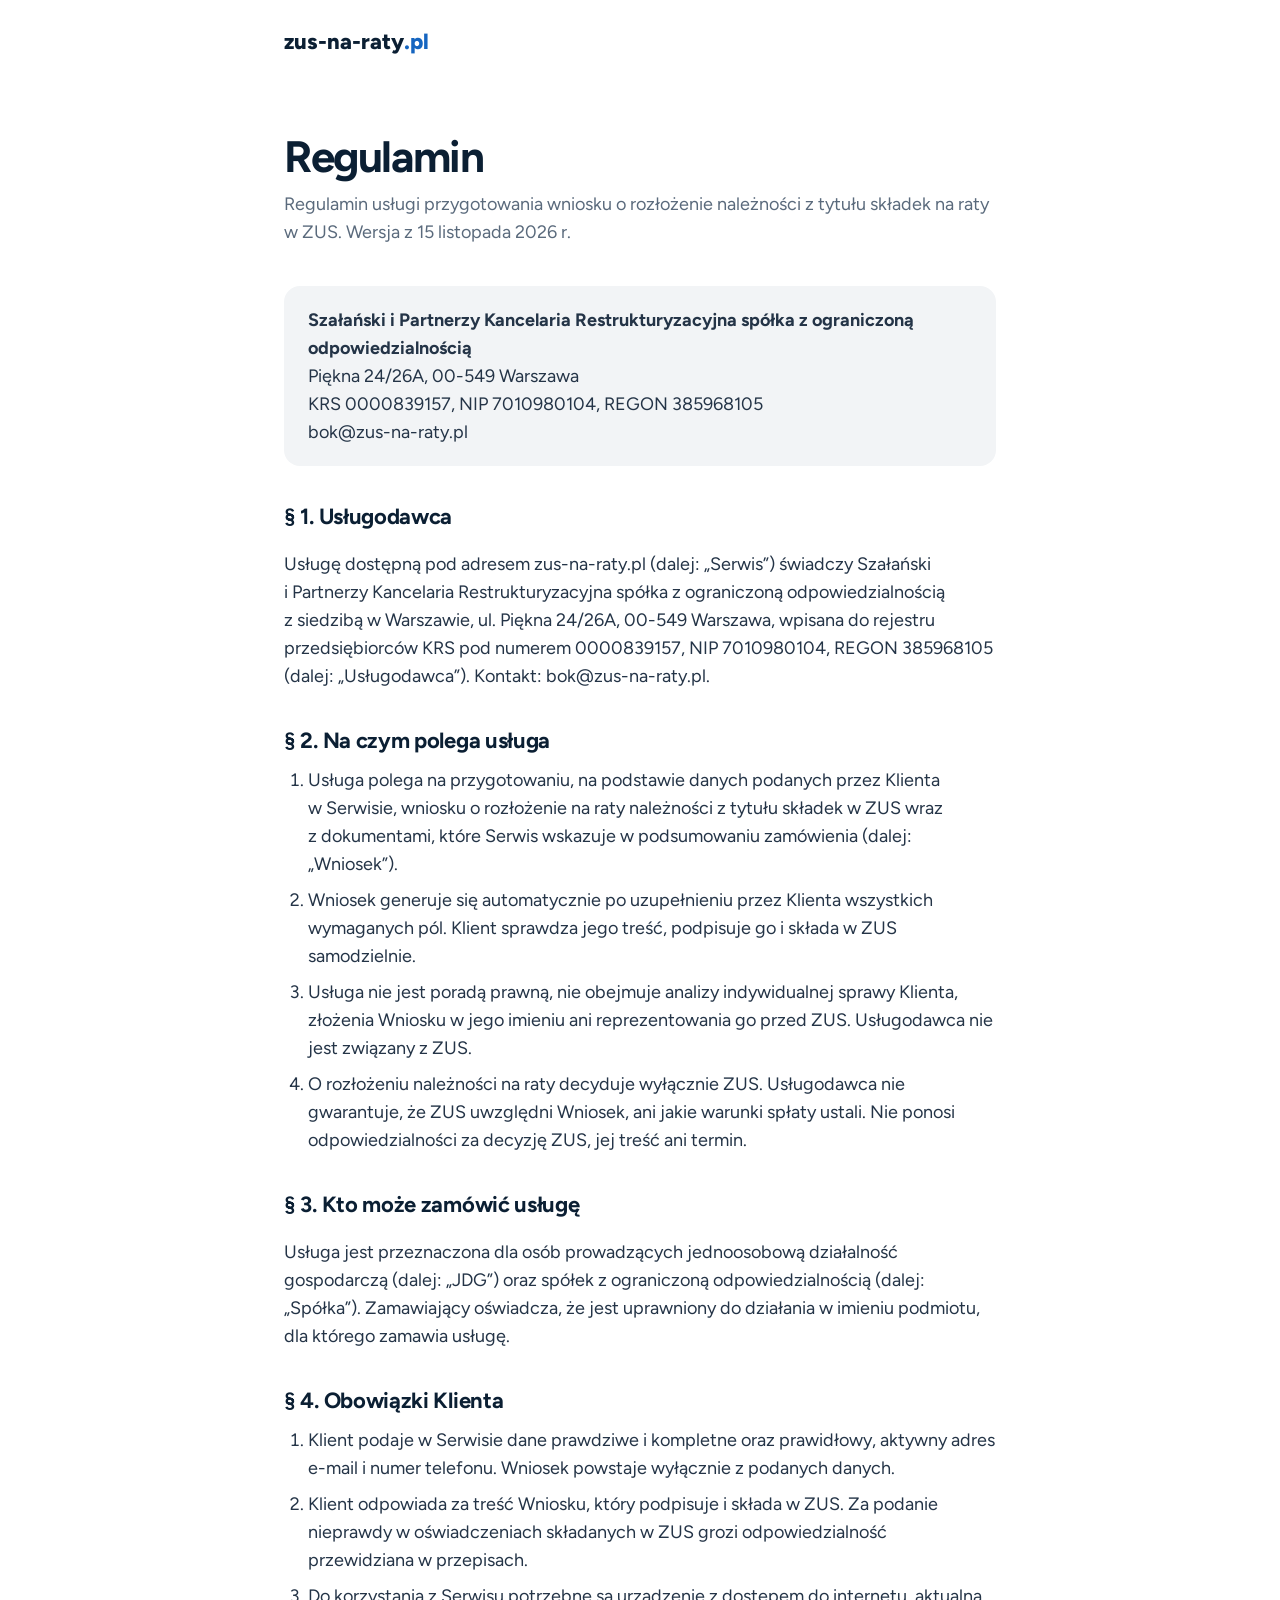
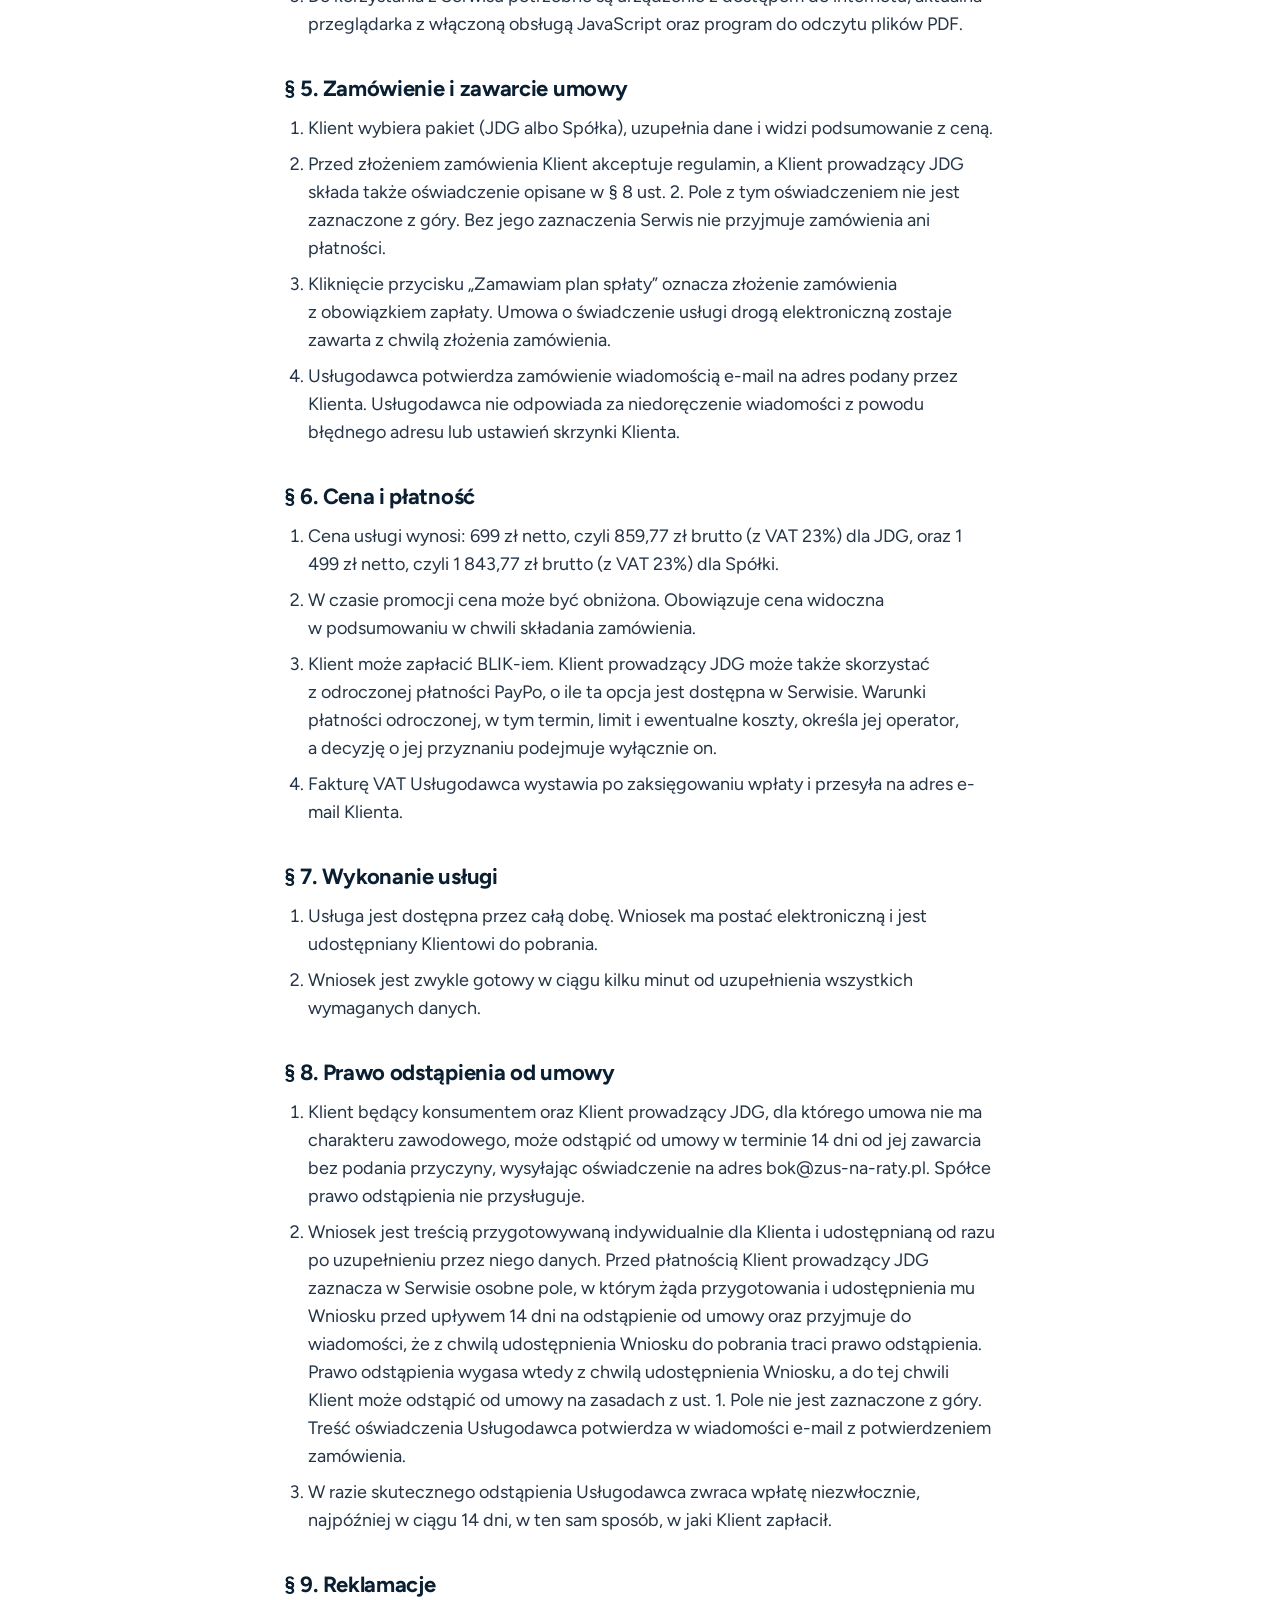
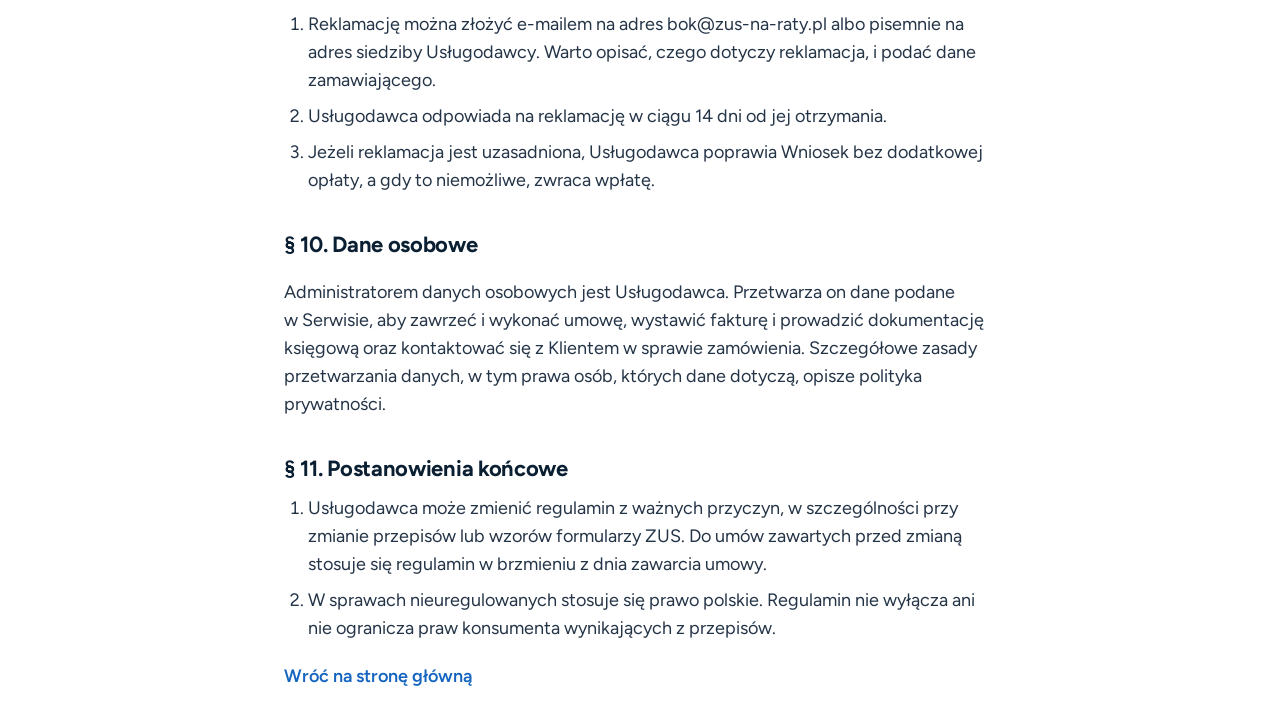
<file: v4.1/regulamin.html>
<!doctype html>
<html lang="pl">
<head>
<meta charset="utf-8">
<meta name="viewport" content="width=device-width,initial-scale=1">
<meta name="robots" content="noindex, nofollow">
<title>Regulamin | zus-na-raty.pl</title>
<link rel="preconnect" href="https://fonts.googleapis.com">
<link rel="preconnect" href="https://fonts.gstatic.com" crossorigin>
<link href="https://fonts.googleapis.com/css2?family=Figtree:wght@400;500;600;700;800&display=swap" rel="stylesheet">
<style>
*{box-sizing:border-box}
body{margin:0;font-family:'Figtree',system-ui,sans-serif;font-size:18px;line-height:28px;color:#243447;background:#fff}
.wrap{max-width:760px;margin:0 auto;padding:0 24px}
header{padding:20px 0}
.logo{display:inline-block;padding:8px 0;font-weight:800;font-size:22px;color:#0B1F33;text-decoration:none}
.logo span{color:#1565C0}
h1{font-size:44px;line-height:50px;letter-spacing:-1.4px;color:#0B1F33;margin:48px 0 8px}
.meta{color:#5A6A7C;margin:0 0 40px}
.co{background:#F2F4F6;border-radius:16px;padding:20px 24px;margin-bottom:32px}
h2{font-size:22px;line-height:30px;color:#0B1F33;margin:36px 0 10px;letter-spacing:-.3px}
ol{padding-left:24px;margin:0 0 8px}li{margin:8px 0}
.back{display:inline-block;padding:12px 0;color:#1565C0;font-weight:600;text-decoration:none}
@media (max-width:560px){h1{font-size:34px;line-height:40px}}
</style>
</head>
<body>
<div class="wrap">
<header><a class="logo" href="rar.html">zus-na-raty<span>.pl</span></a></header>
<main>
<h1>Regulamin</h1>
<p class="meta">Regulamin usługi przygotowania wniosku o rozłożenie należności z tytułu składek na raty w ZUS. Wersja z 15 listopada 2026 r.</p>
<div class="co"><b>Szałański i Partnerzy Kancelaria Restrukturyzacyjna spółka z ograniczoną odpowiedzialnością</b><br>Piękna 24/26A, 00-549 Warszawa<br>KRS 0000839157, NIP 7010980104, REGON 385968105<br>bok@zus-na-raty.pl</div>

<h2>§ 1. Usługodawca</h2>
<p>Usługę dostępną pod adresem zus-na-raty.pl (dalej: „Serwis”) świadczy Szałański i Partnerzy Kancelaria Restrukturyzacyjna spółka z ograniczoną odpowiedzialnością z siedzibą w Warszawie, ul. Piękna 24/26A, 00-549 Warszawa, wpisana do rejestru przedsiębiorców KRS pod numerem 0000839157, NIP 7010980104, REGON 385968105 (dalej: „Usługodawca”). Kontakt: bok@zus-na-raty.pl.</p>

<h2>§ 2. Na czym polega usługa</h2>
<ol>
<li>Usługa polega na przygotowaniu, na podstawie danych podanych przez Klienta w Serwisie, wniosku o rozłożenie na raty należności z tytułu składek w ZUS wraz z dokumentami, które Serwis wskazuje w podsumowaniu zamówienia (dalej: „Wniosek”).</li>
<li>Wniosek generuje się automatycznie po uzupełnieniu przez Klienta wszystkich wymaganych pól. Klient sprawdza jego treść, podpisuje go i składa w ZUS samodzielnie.</li>
<li>Usługa nie jest poradą prawną, nie obejmuje analizy indywidualnej sprawy Klienta, złożenia Wniosku w jego imieniu ani reprezentowania go przed ZUS. Usługodawca nie jest związany z ZUS.</li>
<li>O rozłożeniu należności na raty decyduje wyłącznie ZUS. Usługodawca nie gwarantuje, że ZUS uwzględni Wniosek, ani jakie warunki spłaty ustali. Nie ponosi odpowiedzialności za decyzję ZUS, jej treść ani termin.</li>
</ol>

<h2>§ 3. Kto może zamówić usługę</h2>
<p>Usługa jest przeznaczona dla osób prowadzących jednoosobową działalność gospodarczą (dalej: „JDG”) oraz spółek z ograniczoną odpowiedzialnością (dalej: „Spółka”). Zamawiający oświadcza, że jest uprawniony do działania w imieniu podmiotu, dla którego zamawia usługę.</p>

<h2>§ 4. Obowiązki Klienta</h2>
<ol>
<li>Klient podaje w Serwisie dane prawdziwe i kompletne oraz prawidłowy, aktywny adres e-mail i numer telefonu. Wniosek powstaje wyłącznie z podanych danych.</li>
<li>Klient odpowiada za treść Wniosku, który podpisuje i składa w ZUS. Za podanie nieprawdy w oświadczeniach składanych w ZUS grozi odpowiedzialność przewidziana w przepisach.</li>
<li>Do korzystania z Serwisu potrzebne są urządzenie z dostępem do internetu, aktualna przeglądarka z włączoną obsługą JavaScript oraz program do odczytu plików PDF.</li>
</ol>

<h2>§ 5. Zamówienie i zawarcie umowy</h2>
<ol>
<li>Klient wybiera pakiet (JDG albo Spółka), uzupełnia dane i widzi podsumowanie z ceną.</li>
<li>Przed złożeniem zamówienia Klient akceptuje regulamin, a&nbsp;Klient prowadzący JDG składa także oświadczenie opisane w&nbsp;§&nbsp;8 ust.&nbsp;2. Pole z&nbsp;tym oświadczeniem nie jest zaznaczone z&nbsp;góry. Bez jego zaznaczenia Serwis nie przyjmuje zamówienia ani płatności.</li>
<li>Kliknięcie przycisku „Zamawiam plan spłaty” oznacza złożenie zamówienia z obowiązkiem zapłaty. Umowa o świadczenie usługi drogą elektroniczną zostaje zawarta z chwilą złożenia zamówienia.</li>
<li>Usługodawca potwierdza zamówienie wiadomością e-mail na adres podany przez Klienta. Usługodawca nie odpowiada za niedoręczenie wiadomości z powodu błędnego adresu lub ustawień skrzynki Klienta.</li>
</ol>

<h2>§ 6. Cena i płatność</h2>
<ol>
<li>Cena usługi wynosi: 699 zł netto, czyli 859,77 zł brutto (z VAT 23%) dla JDG, oraz 1 499 zł netto, czyli 1 843,77 zł brutto (z VAT 23%) dla Spółki.</li>
<li>W czasie promocji cena może być obniżona. Obowiązuje cena widoczna w podsumowaniu w chwili składania zamówienia.</li>
<li>Klient może zapłacić BLIK-iem. Klient prowadzący JDG może także skorzystać z odroczonej płatności PayPo, o ile ta opcja jest dostępna w Serwisie. Warunki płatności odroczonej, w tym termin, limit i ewentualne koszty, określa jej operator, a decyzję o jej przyznaniu podejmuje wyłącznie on.</li>
<li>Fakturę VAT Usługodawca wystawia po zaksięgowaniu wpłaty i przesyła na adres e-mail Klienta.</li>
</ol>

<h2>§ 7. Wykonanie usługi</h2>
<ol>
<li>Usługa jest dostępna przez całą dobę. Wniosek ma postać elektroniczną i jest udostępniany Klientowi do pobrania.</li>
<li>Wniosek jest zwykle gotowy w ciągu kilku minut od uzupełnienia wszystkich wymaganych danych.</li>
</ol>

<h2>§ 8. Prawo odstąpienia od umowy</h2>
<ol>
<li>Klient będący konsumentem oraz Klient prowadzący JDG, dla którego umowa nie ma charakteru zawodowego, może odstąpić od umowy w terminie 14 dni od jej zawarcia bez podania przyczyny, wysyłając oświadczenie na adres bok@zus-na-raty.pl. Spółce prawo odstąpienia nie przysługuje.</li>
<li>Wniosek jest treścią przygotowywaną indywidualnie dla Klienta i&nbsp;udostępnianą od&nbsp;razu po uzupełnieniu przez niego danych. Przed płatnością Klient prowadzący JDG zaznacza w&nbsp;Serwisie osobne pole, w&nbsp;którym żąda przygotowania i&nbsp;udostępnienia mu Wniosku przed upływem 14&nbsp;dni na odstąpienie od umowy oraz przyjmuje do wiadomości, że z&nbsp;chwilą udostępnienia Wniosku do pobrania traci prawo odstąpienia. Prawo odstąpienia wygasa wtedy z&nbsp;chwilą udostępnienia Wniosku, a&nbsp;do tej chwili Klient może odstąpić od umowy na zasadach z&nbsp;ust.&nbsp;1. Pole nie jest zaznaczone z&nbsp;góry. Treść oświadczenia Usługodawca potwierdza w&nbsp;wiadomości e-mail z&nbsp;potwierdzeniem zamówienia.</li>
<li>W razie skutecznego odstąpienia Usługodawca zwraca wpłatę niezwłocznie, najpóźniej w ciągu 14 dni, w ten sam sposób, w jaki Klient zapłacił.</li>
</ol>

<h2>§ 9. Reklamacje</h2>
<ol>
<li>Reklamację można złożyć e-mailem na adres bok@zus-na-raty.pl albo pisemnie na adres siedziby Usługodawcy. Warto opisać, czego dotyczy reklamacja, i podać dane zamawiającego.</li>
<li>Usługodawca odpowiada na reklamację w ciągu 14 dni od jej otrzymania.</li>
<li>Jeżeli reklamacja jest uzasadniona, Usługodawca poprawia Wniosek bez dodatkowej opłaty, a gdy to niemożliwe, zwraca wpłatę.</li>
</ol>

<h2>§ 10. Dane osobowe</h2>
<p>Administratorem danych osobowych jest Usługodawca. Przetwarza on dane podane w Serwisie, aby zawrzeć i wykonać umowę, wystawić fakturę i prowadzić dokumentację księgową oraz kontaktować się z Klientem w sprawie zamówienia. Szczegółowe zasady przetwarzania danych, w tym prawa osób, których dane dotyczą, opisze polityka prywatności.</p>

<h2>§ 11. Postanowienia końcowe</h2>
<ol>
<li>Usługodawca może zmienić regulamin z ważnych przyczyn, w szczególności przy zmianie przepisów lub wzorów formularzy ZUS. Do umów zawartych przed zmianą stosuje się regulamin w brzmieniu z dnia zawarcia umowy.</li>
<li>W sprawach nieuregulowanych stosuje się prawo polskie. Regulamin nie wyłącza ani nie ogranicza praw konsumenta wynikających z przepisów.</li>
</ol>
<a class="back" href="rar.html">Wróć na stronę główną</a>
</main>
</div>
</body>
</html>
</file>
<file: css/style.css>
*{box-sizing:border-box}
html{scroll-behavior:smooth;-webkit-text-size-adjust:100%}
body{margin:0;font-family:'Figtree',system-ui,sans-serif;font-size:18px;line-height:28px;color:#243447;background:#fff;-webkit-font-smoothing:antialiased;overflow-x:hidden}
a{color:#1565C0}
button,input{font-family:inherit;font-size:inherit}
button{cursor:pointer}
img,svg{max-width:100%}
:focus-visible{outline:3px solid #90CAF9;outline-offset:2px}
h1,h2,h3,p{margin:0}
.wrap{max-width:1080px;margin:0 auto;padding:0 24px}
.eyebrow{font-size:14px;line-height:20px;font-weight:700;letter-spacing:1.4px;color:#1565C0;margin-bottom:14px;text-transform:uppercase}
.h2{font-size:44px;line-height:50px;font-weight:800;letter-spacing:-1.2px;color:#0B1F33}
section{padding:96px 0}
.grey{background:#F2F4F6}
.btn{display:inline-block;text-decoration:none;font-weight:700;font-size:18px;line-height:24px;border-radius:12px;padding:18px 34px;border:0;transition:background .15s}
.btn-main{background:#1565C0;color:#fff}.btn-main:hover{background:#0D47A1}
.btn-soft{background:#E3F2FD;color:#0D47A1;font-weight:600;padding:18px 28px}
.note{font-size:14px;line-height:20px;color:#4F5F70}
.h2-order{font-size:58px;line-height:62px;letter-spacing:-2.2px;max-width:820px;margin-bottom:20px}
.h2-faq{font-size:40px;line-height:46px;letter-spacing:-1px;margin-bottom:40px}
.todo{background:#FFF1C9;color:#6B4200;border-radius:4px;padding:0 4px;font-size:.85em}

/* NAV */
.nav{display:flex;justify-content:space-between;align-items:center;gap:16px;padding:20px 24px;max-width:1080px;margin:0 auto}
.logo{display:inline-block;padding:8px 0;font-weight:800;font-size:24px;letter-spacing:-.5px;color:#1565C0;text-decoration:none}.logo b{color:#0B1F33}
.nav ul{display:flex;gap:6px;list-style:none;margin:0;padding:0;align-items:center}
.nav a.l{color:#243447;text-decoration:none;font-weight:600;font-size:16px;padding:10px 12px;border-radius:8px}
.nav a.l:hover{background:#F2F4F6}
.nav a.cta{background:#E3F2FD;color:#0D47A1;padding:12px 20px;border-radius:10px;text-decoration:none;font-weight:600;font-size:16px;white-space:nowrap}
.logo{white-space:nowrap}
@media (max-width:560px){.logo{font-size:20px}.nav{gap:8px}.nav a.cta{font-size:14px;padding:10px 12px}}

/* HERO */
.hero{display:flex;flex-wrap:wrap;gap:56px;align-items:stretch;padding:40px 24px 96px;max-width:1080px;margin:0 auto}
.hero>div{flex:1 1 400px;min-width:0}
.hero>div.card-wrap{flex-basis:480px;display:flex}
.hero>div.txt{display:flex;flex-direction:column;justify-content:center}
.pill{display:inline-block;background:#E3F2FD;color:#0D47A1;padding:6px 14px;border-radius:999px;font-size:15px;line-height:22px;font-weight:600;margin-bottom:24px}
h1{font-size:50px;line-height:54px;font-weight:800;letter-spacing:-2px;color:#0B1F33;margin-bottom:20px}
.answer{font-size:19px;line-height:29px;color:#0B1F33;font-weight:500;margin-bottom:14px}
.lead{font-size:18px;line-height:28px;color:#33475B;margin-bottom:28px}
.btnrow{display:flex;flex-wrap:wrap;gap:12px;margin-bottom:20px}
@media (min-width:1001px){.hero{gap:0}.hero>div.txt{flex:0 0 640px;position:relative;z-index:2;align-items:flex-start}.hero>div.card-wrap{flex:1 1 0;position:relative;z-index:1;margin-left:-150px}.hero-photo{justify-content:flex-end}.hero h1{font-size:62px;line-height:64px;letter-spacing:-2.4px;margin-bottom:24px}.hero .answer,.hero .lead{max-width:490px}.hero .answer{font-size:21px;line-height:31px}.hero .lead{font-size:19px;line-height:29px}.hero .btnrow{gap:14px;margin-top:4px}.hero .btn{font-size:20px;line-height:26px;padding:22px 44px}.hero-photo img{max-width:580px;width:560px;transform:translateX(-10px)}}
.hero-photo{flex:1;display:flex;align-items:flex-end;justify-content:center;background:#fff;padding:0}.hero-photo img{display:block;width:100%;max-width:440px;height:auto}
.hero-card{flex:1;display:flex;background:#F2F4F6;border-radius:32px;padding:28px}
.hero-card .in{flex:1;display:flex;flex-direction:column;justify-content:center;background:#fff;border-radius:20px;padding:28px;box-shadow:0 12px 40px rgba(11,31,51,.08)}
.hero-card .t{font-weight:700;font-size:19px;line-height:26px;color:#0B1F33;margin-bottom:20px}

/* PROBLEM */
.cards{display:flex;flex-wrap:wrap;gap:20px}
.cards>div{flex:1 1 280px;min-width:0;background:#fff;border-radius:20px;padding:28px;border-top:4px solid #1565C0}
.cards h3{font-size:23px;line-height:29px;font-weight:700;color:#0B1F33;margin-bottom:8px}
.cards p{font-size:17px;line-height:26px;color:#33475B}
.callout{margin-top:32px;background:#fff;border-left:4px solid #1565C0;border-radius:0 16px 16px 0;padding:22px 26px;max-width:820px}
.callout h3{font-size:21px;line-height:28px;font-weight:700;color:#0B1F33;margin-bottom:6px}
.callout p{font-size:17px;line-height:26px;color:#33475B}

/* STEPS */
.split{display:flex;flex-wrap:wrap;gap:32px;align-items:center}
@media (min-width:901px){.split{display:grid;grid-template-columns:1.7fr 1fr;gap:40px}.split figure{order:-1}.split .steps li{padding:20px;gap:14px}.split .steps h3{font-size:19px;line-height:25px}.split .steps p{font-size:16px;line-height:24px}}
.steps{flex:1 1 440px;min-width:0;display:flex;flex-direction:column;gap:16px;list-style:none;margin:0;padding:0}
.steps li{display:flex;gap:18px;align-items:flex-start;background:#F2F4F6;border-radius:20px;padding:24px}
.steps .n{flex:none;width:46px;height:46px;border-radius:999px;background:#1565C0;color:#fff;font-weight:700;font-size:20px;display:flex;align-items:center;justify-content:center}
.steps h3{font-size:21px;line-height:28px;font-weight:700;color:#0B1F33;margin-bottom:4px}
.steps p{font-size:17px;line-height:26px;color:#33475B}
figure{flex:1 1 380px;min-width:0;margin:0}
.vwrap{position:relative;border-radius:24px;overflow:hidden;background:#EAF1FA;line-height:0}.vid{display:block;width:100%;aspect-ratio:16/9;object-fit:cover}.vpause{position:absolute;right:12px;bottom:12px;line-height:20px;font-size:14px;font-weight:600;color:#0B1F33;background:rgba(255,255,255,.92);border:0;border-radius:999px;padding:10px 16px;min-height:44px}
.video{width:100%;aspect-ratio:16/9;background:#0D47A1;border-radius:24px;display:flex;flex-direction:column;align-items:center;justify-content:center;gap:12px;padding:24px;color:#fff;text-align:center}
.video .play{width:72px;height:72px;border-radius:999px;background:#fff;display:flex;align-items:center;justify-content:center}
figcaption{font-size:14px;line-height:20px;color:#4F5F70;margin-top:10px}

/* ACCORDION (details) */
.acc{border-top:1px solid #C9D1DB}
.acc details{border-bottom:1px solid #C9D1DB}
.acc summary{list-style:none;cursor:pointer;display:flex;justify-content:space-between;align-items:center;gap:24px;padding:36px 0;color:#0B1F33;font-size:30px;line-height:38px;font-weight:600;letter-spacing:-.5px}
.acc summary::-webkit-details-marker{display:none}
.acc summary svg{flex:none;transition:transform .2s}
.acc details[open] summary svg{transform:rotate(-90deg)}
.acc .ans{padding:0 72px 36px 0;font-size:18px;line-height:29px;color:#33475B}
.sub-h{font-size:44px;line-height:50px;font-weight:800;letter-spacing:-1.2px;color:#0B1F33;margin:0 0 28px}
.gain{list-style:none;margin:0 0 64px;padding:0;display:grid;grid-template-columns:repeat(3,1fr);gap:16px}
.gain li{background:#fff;border-radius:20px;border-top:4px solid #1565C0;padding:28px 26px 30px;min-width:0}
.gain h4{margin:0 0 6px;font-size:20px;line-height:26px;font-weight:700;letter-spacing:-.2px;color:#0B1F33}
.gain p{margin:0;font-size:16px;line-height:24px;color:#33475B}

/* ORDER */
.stack{display:flex;flex-direction:column;gap:56px}
.pkgs{display:flex;flex-wrap:wrap;gap:16px}
.pkg{flex:1 1 420px;min-width:0;text-align:left;background:#fff;border:2px solid #D5DBE3;border-radius:24px;padding:36px;color:#0B1F33;transition:background .15s,border-color .15s,color .15s}
.pkg:hover,.pkg.sel{background:#1565C0;border-color:#0D47A1;color:#fff}
.pkg *{color:inherit}
.pkg .top{display:flex;justify-content:space-between;align-items:center;gap:8px;margin-bottom:6px}
.pkg .name{font-size:20px;line-height:26px;font-weight:700}
.pkg .price{display:block;font-size:60px;line-height:66px;font-weight:800;letter-spacing:-2px}
.pkg .price small{font-size:17px;letter-spacing:0;font-weight:600;opacity:.8}
.pkg .gross{display:block;font-size:14px;line-height:20px;opacity:.85}
.pkg ul{list-style:none;margin:18px 0 0;padding:14px 0 0;border-top:1px solid #D5DBE3}
.pkg:hover ul,.pkg.sel ul{border-top-color:rgba(255,255,255,.35)}
.pkg li{display:flex;gap:10px;align-items:flex-start;font-size:16px;line-height:23px;padding:4px 0}
.pkg li svg{flex:none;margin-top:1px;stroke:#1565C0}
.pkg:hover li svg,.pkg.sel li svg{stroke:#fff}
.pkg .pkg-go{display:block;margin-top:24px;text-align:center;text-decoration:none;background:#1565C0;color:#fff!important;font-weight:700;font-size:18px;line-height:24px;border-radius:12px;padding:16px 20px;transition:background .15s,color .15s}
.pkg:hover .pkg-go{background:#fff;color:#0D47A1!important}
.pkg .pkg-go:focus-visible{outline:3px solid #FFC83D;outline-offset:2px}
.seller{max-width:760px;margin-top:16px}
[hidden]{display:none!important}

/* FAQ */
.faq-wrap{max-width:820px;margin:0 auto;padding:0 24px}

/* CTA */
.final{background:#0D47A1;color:#fff;text-align:center;padding:88px 0}
.final h2{font-size:48px;line-height:54px;font-weight:800;letter-spacing:-1.4px;margin-bottom:16px}
.final p{max-width:560px;margin:0 auto 36px;font-size:21px;line-height:31px;color:#E3F2FD}
.final a.btn{background:#fff;color:#0D47A1;padding:18px 40px}
.final .note{color:#BBDEFB;margin-top:16px}

footer{background:#fff;color:#6B7A8C;font-size:13px;line-height:20px;padding:32px 0 40px;border-top:1px solid #E3E8EE}
.ft{display:grid;grid-template-columns:1.1fr 1.2fr 1fr;gap:32px;padding-bottom:20px}
.ft h4{margin:0 0 6px;font-size:12px;line-height:16px;letter-spacing:.8px;text-transform:uppercase;color:#5F6F80;font-weight:600}
.ft p{margin:0 0 8px;color:#6B7A8C}
.ft b{color:#4F5F70;font-weight:600}
.ft-logo{font-weight:700;font-size:16px;color:#5F6F80;margin-bottom:6px}
.ft-logo b{color:#6B7A8C}
.ft-note{margin:0;font-size:12px;line-height:18px;color:#5F6F80}
@media (max-width:700px){.ft{grid-template-columns:1fr;gap:28px}}

/* RESPONSYWNOŚĆ */
@media (max-width:900px){
 section{padding:64px 0}
 h1{font-size:44px;line-height:48px;letter-spacing:-1.6px}
 .h2,.sub-h{font-size:34px;line-height:40px;letter-spacing:-.8px}
 .h2.xl{font-size:40px;line-height:44px;letter-spacing:-1.2px}
 .hero{padding-top:24px;padding-bottom:64px;gap:40px}
 .acc summary{font-size:24px;line-height:30px;padding:28px 0}
 .acc .ans{padding-right:0}
 .pkg{padding:28px}.pkg .price{font-size:48px;line-height:54px}
 .final h2{font-size:38px;line-height:44px}
 .nav ul li.hide-m{display:none}
}
@media (max-width:560px){
 body{font-size:17px}
 .wrap,.faq-wrap{padding:0 20px}
 section{padding:48px 0}
 .nav{padding:14px 20px}
 .hero{padding:16px 20px 48px}
 h1{font-size:34px;line-height:38px;letter-spacing:-1.1px}
 .h2,.sub-h{font-size:28px;line-height:34px}
 .h2.xl{font-size:32px;line-height:36px}
 .lead{font-size:18px;line-height:28px}
 .btnrow .btn{flex:1 1 100%;text-align:center}
 .hero-card{padding:16px;border-radius:24px}.hero-card .in{padding:20px}
 .pkg{padding:22px}.pkg .price{font-size:42px;line-height:48px}
 .acc summary{font-size:21px;line-height:27px}
 .final h2{font-size:30px;line-height:36px}
}
@media (max-width:900px){.gain{grid-template-columns:1fr 1fr}}
@media (max-width:560px){.gain{grid-template-columns:1fr}.gain li{padding:22px 22px 24px}}
@media (min-width:561px) and (max-width:900px){.pkg{flex:1 1 300px;padding:26px;display:flex;flex-direction:column;justify-content:flex-start}.pkg>*{width:100%}.pkg .top{min-height:78px;align-items:flex-start}.pkg .name{font-size:18px;line-height:24px}}
@media (max-width:560px){.gain li{padding:18px 20px 20px}.gain{gap:12px}}
@media (prefers-reduced-motion:reduce){html{scroll-behavior:auto}*{transition:none!important}}

/* Baner zgody na cookies (js/tracking.js) */
#znr-consent{position:fixed;left:16px;right:16px;bottom:16px;z-index:9999;max-width:760px;margin:0 auto;background:#fff;color:#1b2b3c;border:1px solid #d5dde6;border-radius:14px;box-shadow:0 10px 40px rgba(10,30,60,.22);padding:16px 18px;display:flex;gap:16px;align-items:center;flex-wrap:wrap;font-size:14px;line-height:1.45}
#znr-consent p{margin:0;flex:1 1 320px}
#znr-consent div{display:flex;gap:8px;flex-wrap:wrap}
#znr-consent button{font:inherit;font-weight:700;padding:11px 16px;border-radius:10px;border:0;cursor:pointer;background:#1565C0;color:#fff;min-height:44px}
#znr-consent button.alt{background:#eef2f6;color:#1b2b3c}
</file>
<file: v4.1/style.css>
*{box-sizing:border-box}
html{scroll-behavior:smooth;-webkit-text-size-adjust:100%}
body{margin:0;font-family:'Figtree',system-ui,sans-serif;font-size:18px;line-height:28px;color:#243447;background:#fff;-webkit-font-smoothing:antialiased;overflow-x:hidden}
a{color:#1565C0}
button,input{font-family:inherit;font-size:inherit}
button{cursor:pointer}
img,svg{max-width:100%}
:focus-visible{outline:3px solid #90CAF9;outline-offset:2px}
h1,h2,h3,p{margin:0}
.wrap{max-width:1080px;margin:0 auto;padding:0 24px}
.eyebrow{font-size:14px;line-height:20px;font-weight:700;letter-spacing:1.4px;color:#1565C0;margin-bottom:14px;text-transform:uppercase}
.h2{font-size:44px;line-height:50px;font-weight:800;letter-spacing:-1.2px;color:#0B1F33}
section{padding:96px 0}
.grey{background:#F2F4F6}
.btn{display:inline-block;text-decoration:none;font-weight:700;font-size:18px;line-height:24px;border-radius:12px;padding:18px 34px;border:0;transition:background .15s}
.btn-main{background:#1565C0;color:#fff}.btn-main:hover{background:#0D47A1}
.btn-soft{background:#E3F2FD;color:#0D47A1;font-weight:600;padding:18px 28px}
.note{font-size:14px;line-height:20px;color:#4F5F70}
.h2-order{font-size:58px;line-height:62px;letter-spacing:-2.2px;max-width:820px;margin-bottom:20px}
.h2-faq{font-size:40px;line-height:46px;letter-spacing:-1px;margin-bottom:40px}
.bad-in{border-color:#B3261E!important}
.todo{background:#FFF1C9;color:#6B4200;border-radius:4px;padding:0 4px;font-size:.85em}

/* NAV */
.nav{display:flex;justify-content:space-between;align-items:center;gap:16px;padding:20px 24px;max-width:1080px;margin:0 auto}
.logo{display:inline-block;padding:8px 0;font-weight:800;font-size:24px;letter-spacing:-.5px;color:#1565C0;text-decoration:none}.logo b{color:#0B1F33}
.nav ul{display:flex;gap:6px;list-style:none;margin:0;padding:0;align-items:center}
.nav a.l{color:#243447;text-decoration:none;font-weight:600;font-size:16px;padding:10px 12px;border-radius:8px}
.nav a.l:hover{background:#F2F4F6}
.nav a.cta{background:#E3F2FD;color:#0D47A1;padding:12px 20px;border-radius:10px;text-decoration:none;font-weight:600;font-size:16px}

/* HERO */
.hero{display:flex;flex-wrap:wrap;gap:56px;align-items:stretch;padding:40px 24px 96px;max-width:1080px;margin:0 auto}
.hero>div{flex:1 1 400px;min-width:0}
.hero>div.card-wrap{flex-basis:480px;display:flex}
.hero>div.txt{display:flex;flex-direction:column;justify-content:center}
.pill{display:inline-block;background:#E3F2FD;color:#0D47A1;padding:6px 14px;border-radius:999px;font-size:15px;line-height:22px;font-weight:600;margin-bottom:24px}
h1{font-size:50px;line-height:54px;font-weight:800;letter-spacing:-2px;color:#0B1F33;margin-bottom:20px}
.answer{font-size:19px;line-height:29px;color:#0B1F33;font-weight:500;margin-bottom:14px}
.lead{font-size:18px;line-height:28px;color:#33475B;margin-bottom:28px}
.btnrow{display:flex;flex-wrap:wrap;gap:12px;margin-bottom:20px}
@media (min-width:1001px){.hero{gap:0}.hero>div.txt{flex:0 0 640px;position:relative;z-index:2;align-items:flex-start}.hero>div.card-wrap{flex:1 1 0;position:relative;z-index:1;margin-left:-150px}.hero-photo{justify-content:flex-end}.hero h1{font-size:62px;line-height:64px;letter-spacing:-2.4px;margin-bottom:24px}.hero .answer,.hero .lead{max-width:490px}.hero .answer{font-size:21px;line-height:31px}.hero .lead{font-size:19px;line-height:29px}.hero .btnrow{gap:14px;margin-top:4px}.hero .btn{font-size:20px;line-height:26px;padding:22px 44px}.hero-photo img{max-width:580px;width:560px;transform:translateX(-10px)}}
.hero-photo{flex:1;display:flex;align-items:flex-end;justify-content:center;background:#fff;padding:0}.hero-photo img{display:block;width:100%;max-width:440px;height:auto}
.hero-card{flex:1;display:flex;background:#F2F4F6;border-radius:32px;padding:28px}
.hero-card .in{flex:1;display:flex;flex-direction:column;justify-content:center;background:#fff;border-radius:20px;padding:28px;box-shadow:0 12px 40px rgba(11,31,51,.08)}
.hero-card .t{font-weight:700;font-size:19px;line-height:26px;color:#0B1F33;margin-bottom:20px}

/* PROBLEM */
.cards{display:flex;flex-wrap:wrap;gap:20px}
.cards>div{flex:1 1 280px;min-width:0;background:#fff;border-radius:20px;padding:28px;border-top:4px solid #1565C0}
.cards h3{font-size:23px;line-height:29px;font-weight:700;color:#0B1F33;margin-bottom:8px}
.cards p{font-size:17px;line-height:26px;color:#33475B}
.callout{margin-top:32px;background:#fff;border-left:4px solid #1565C0;border-radius:0 16px 16px 0;padding:22px 26px;max-width:820px}
.callout h3{font-size:21px;line-height:28px;font-weight:700;color:#0B1F33;margin-bottom:6px}
.callout p{font-size:17px;line-height:26px;color:#33475B}

/* STEPS */
.split{display:flex;flex-wrap:wrap;gap:32px;align-items:center}
@media (min-width:901px){.split{display:grid;grid-template-columns:1.7fr 1fr;gap:40px}.split figure{order:-1}.split .steps li{padding:20px;gap:14px}.split .steps h3{font-size:19px;line-height:25px}.split .steps p{font-size:16px;line-height:24px}}
.steps{flex:1 1 440px;min-width:0;display:flex;flex-direction:column;gap:16px;list-style:none;margin:0;padding:0}
.steps li{display:flex;gap:18px;align-items:flex-start;background:#F2F4F6;border-radius:20px;padding:24px}
.steps .n{flex:none;width:46px;height:46px;border-radius:999px;background:#1565C0;color:#fff;font-weight:700;font-size:20px;display:flex;align-items:center;justify-content:center}
.steps h3{font-size:21px;line-height:28px;font-weight:700;color:#0B1F33;margin-bottom:4px}
.steps p{font-size:17px;line-height:26px;color:#33475B}
figure{flex:1 1 380px;min-width:0;margin:0}
.vwrap{position:relative;border-radius:24px;overflow:hidden;background:#EAF1FA;line-height:0}.vid{display:block;width:100%;aspect-ratio:16/9;object-fit:cover}.vpause{position:absolute;right:12px;bottom:12px;line-height:20px;font-size:14px;font-weight:600;color:#0B1F33;background:rgba(255,255,255,.92);border:0;border-radius:999px;padding:10px 16px;min-height:44px}
.video{width:100%;aspect-ratio:16/9;background:#0D47A1;border-radius:24px;display:flex;flex-direction:column;align-items:center;justify-content:center;gap:12px;padding:24px;color:#fff;text-align:center}
.video .play{width:72px;height:72px;border-radius:999px;background:#fff;display:flex;align-items:center;justify-content:center}
figcaption{font-size:14px;line-height:20px;color:#4F5F70;margin-top:10px}

/* ACCORDION (details) */
.acc{border-top:1px solid #C9D1DB}
.acc details{border-bottom:1px solid #C9D1DB}
.acc summary{list-style:none;cursor:pointer;display:flex;justify-content:space-between;align-items:center;gap:24px;padding:36px 0;color:#0B1F33;font-size:30px;line-height:38px;font-weight:600;letter-spacing:-.5px}
.acc summary::-webkit-details-marker{display:none}
.acc summary svg{flex:none;transition:transform .2s}
.acc details[open] summary svg{transform:rotate(-90deg)}
.acc .ans{padding:0 72px 36px 0;font-size:18px;line-height:29px;color:#33475B}
.sub-h{font-size:44px;line-height:50px;font-weight:800;letter-spacing:-1.2px;color:#0B1F33;margin:0 0 28px}
.gain{list-style:none;margin:0 0 64px;padding:0;display:grid;grid-template-columns:repeat(3,1fr);gap:16px}
.gain li{background:#fff;border-radius:20px;border-top:4px solid #1565C0;padding:28px 26px 30px;min-width:0}
.gain h4{margin:0 0 6px;font-size:20px;line-height:26px;font-weight:700;letter-spacing:-.2px;color:#0B1F33}
.gain p{margin:0;font-size:16px;line-height:24px;color:#33475B}

/* ORDER */
.step-h{display:flex;gap:14px;align-items:center;margin-bottom:8px}
.step-h .b{flex:none;width:40px;height:40px;border-radius:999px;background:#0B1F33;color:#fff;font-weight:700;font-size:19px;display:flex;align-items:center;justify-content:center}
.step-h h3{font-size:28px;line-height:34px;font-weight:800;letter-spacing:-.5px;color:#0B1F33}
.step-sub{font-size:16px;line-height:24px;color:#4F5F70;margin:0 0 20px 54px}
.stack{display:flex;flex-direction:column;gap:56px}
.pkgs{display:flex;flex-wrap:wrap;gap:16px}
.pkg{flex:1 1 420px;min-width:0;text-align:left;background:#fff;border:2px solid #D5DBE3;border-radius:24px;padding:36px;color:#0B1F33;transition:background .15s,border-color .15s,color .15s}
.pkg:hover,.pkg.sel{background:#1565C0;border-color:#0D47A1;color:#fff}
.pkg *{color:inherit}
.pkg .top{display:flex;justify-content:space-between;align-items:center;gap:8px;margin-bottom:6px}
.pkg .name{font-size:20px;line-height:26px;font-weight:700}
.pkg .tag{display:none;font-size:13px;line-height:18px;font-weight:700;background:#fff;color:#0D47A1!important;padding:4px 12px;border-radius:999px}
.pkg.sel .tag{display:inline-block}
.pkg .price{display:block;font-size:60px;line-height:66px;font-weight:800;letter-spacing:-2px}
.pkg .price small{font-size:17px;letter-spacing:0;font-weight:600;opacity:.8}
.pkg .gross{display:block;font-size:14px;line-height:20px;opacity:.85}
.pkg ul{list-style:none;margin:18px 0 0;padding:14px 0 0;border-top:1px solid #D5DBE3}
.pkg:hover ul,.pkg.sel ul{border-top-color:rgba(255,255,255,.35)}
.pkg li{display:flex;gap:10px;align-items:flex-start;font-size:16px;line-height:23px;padding:4px 0}
.pkg li svg{flex:none;margin-top:1px;stroke:#1565C0}
.pkg:hover li svg,.pkg.sel li svg{stroke:#fff}
.fields{display:grid;grid-template-columns:repeat(6,1fr);gap:16px}
.fields>div{grid-column:span 2;min-width:0}
#f-spzoo .fields>div{grid-column:span 3}
.card2{background:#fff;border-radius:20px;padding:28px;box-shadow:0 8px 28px rgba(11,31,51,.06)}
label{display:block;font-size:16px;line-height:22px;font-weight:700;color:#0B1F33;margin-bottom:8px}
input[type=text],input[type=email],input[type=tel]{width:100%;padding:14px 16px;border:1px solid #9AA7B5;border-radius:12px;min-height:54px;color:#0B1F33;background:#fff;font-size:18px}
.nip-row{display:grid;grid-template-columns:repeat(6,1fr);gap:16px;align-items:end}
.nip-row>div{grid-column:span 2;min-width:0}
.nip-row .btn-dark{grid-column:span 2;width:100%}
.btn-dark{background:#0B1F33;color:#fff;border:0;border-radius:12px;padding:0 26px;font-size:17px;font-weight:600;min-height:54px}
.grp{font-size:14px;line-height:20px;font-weight:700;letter-spacing:1.2px;color:#1565C0;margin:28px 0 16px;border-top:1px solid #D5DBE3;padding-top:24px}
.msg{font-size:15px;line-height:22px;margin-top:12px;font-weight:600}
.loaded{border-left:3px solid #1565C0;padding:4px 0 4px 16px;margin-top:14px;font-size:16px;line-height:26px}
.pays{border-top:1px solid #C9D1DB}
.pay{width:100%;text-align:left;background:transparent;border:0;border-bottom:1px solid #C9D1DB;padding:22px 4px;color:#0B1F33;display:flex;gap:18px;align-items:center}
.pay .r{flex:none;width:26px;height:26px;border-radius:999px;border:2px solid #7C8A99;background:#fff;display:flex;align-items:center;justify-content:center}
.pay .r i{width:12px;height:12px;border-radius:999px;background:transparent}
.pay.on .r{border-color:#1565C0}.pay.on .r i{background:#1565C0}
.pay .tx{flex:1 1 auto;min-width:0}
.pay .ti{font-weight:700;font-size:20px;line-height:26px}
.pay.on .ti,.pay:hover .ti{color:#1565C0}
.pay .de{display:block;font-size:15px;line-height:22px;color:#4F5F70;margin-top:2px}
.badge{font-size:13px;line-height:18px;font-weight:700;background:#FFF1C9;color:#6B4200;padding:3px 10px;border-radius:999px;margin-left:8px;white-space:nowrap}
.mark{flex:none;font-size:22px;font-weight:800}
.sum{background:#fff;border-radius:24px;overflow:hidden;box-shadow:0 20px 56px rgba(11,31,51,.14)}
.sum .hd{background:#0B1F33;color:#fff;padding:22px 32px;font-size:19px;line-height:26px;font-weight:700}
.sum .bd{padding:32px;display:flex;flex-wrap:wrap;gap:32px 56px}
.sum .bd>div{flex:1 1 280px;min-width:0}
.row{display:flex;justify-content:space-between;gap:16px;font-size:16px;line-height:26px;color:#4F5F70}
.row b{color:#0B1F33}
.row span{white-space:nowrap}.due span{white-space:nowrap}
.due{gap:12px;display:flex;justify-content:space-between;align-items:baseline;margin-top:16px;padding-top:16px;border-top:2px solid #0B1F33}
.due span:first-child{font-size:17px;font-weight:700;color:#0B1F33}
.due span:last-child{font-size:32px;line-height:42px;font-weight:800;letter-spacing:-1px;color:#0B1F33}
.chk{width:100%;text-align:left;background:transparent;border:0;padding:0;display:flex;gap:12px;align-items:flex-start;color:#33475B;font-size:14px;line-height:21px}
.chk .bx{flex:none;width:24px;height:24px;border-radius:7px;border:2px solid #7C8A99;background:#fff;display:flex;align-items:center;justify-content:center}
.chk.on .bx{border-color:#1565C0;background:#1565C0}
.chk .bx svg{display:none}.chk.on .bx svg{display:block}
.chk.bad .bx{border-color:#B3261E}
.err{font-size:14px;line-height:20px;color:#B3261E;font-weight:600;margin-top:8px}
.order{width:100%;margin-top:20px;background:#1565C0;color:#fff;border:0;border-radius:14px;padding:18px 20px;font-size:19px;line-height:26px;font-weight:700;min-height:64px;display:flex;align-items:center;justify-content:center;gap:10px;transition:background .15s}
.order:hover{background:#0D47A1}
.done{max-width:600px;margin:0 auto}
.done .hd{padding:36px 32px 32px;text-align:center}
.done .ok{width:64px;height:64px;border-radius:999px;background:#2E7D32;margin:0 auto 18px;display:flex;align-items:center;justify-content:center}
.done .bd{display:block;padding:28px 32px 32px}
[hidden]{display:none!important}

/* FAQ */
.faq-wrap{max-width:820px;margin:0 auto;padding:0 24px}

/* CTA */
.final{background:#0D47A1;color:#fff;text-align:center;padding:88px 0}
.final h2{font-size:48px;line-height:54px;font-weight:800;letter-spacing:-1.4px;margin-bottom:16px}
.final p{max-width:560px;margin:0 auto 36px;font-size:21px;line-height:31px;color:#E3F2FD}
.final a.btn{background:#fff;color:#0D47A1;padding:18px 40px}
.final .note{color:#BBDEFB;margin-top:16px}

footer{background:#fff;color:#6B7A8C;font-size:13px;line-height:20px;padding:32px 0 40px;border-top:1px solid #E3E8EE}
.ft{display:grid;grid-template-columns:1.1fr 1.2fr 1fr;gap:32px;padding-bottom:20px}
.ft h4{margin:0 0 6px;font-size:12px;line-height:16px;letter-spacing:.8px;text-transform:uppercase;color:#5F6F80;font-weight:600}
.ft p{margin:0 0 8px;color:#6B7A8C}
.ft b{color:#4F5F70;font-weight:600}
.ft-logo{font-weight:700;font-size:16px;color:#5F6F80;margin-bottom:6px}
.ft-logo b{color:#6B7A8C}
.ft-note{margin:0;font-size:12px;line-height:18px;color:#5F6F80}
@media (max-width:700px){.ft{grid-template-columns:1fr;gap:28px}}

/* BLACK FRIDAY */
.bf-back{position:fixed;inset:0;z-index:1000;background:rgba(4,10,20,.78);display:flex;align-items:center;justify-content:center;padding:20px}
.bf-box{position:relative;width:100%;max-width:560px;max-height:100%;overflow:auto;background:#070F1C;border:1px solid #2A3B55;border-radius:28px;padding:48px 40px 36px;text-align:center;box-shadow:0 30px 90px rgba(0,0,0,.6)}
.bf-x{position:absolute;right:16px;top:16px;width:44px;height:44px;border-radius:999px;border:1px solid #2A3B55;background:#0F1D31;color:#fff;font-size:24px;line-height:1}
.bf-tag{display:inline-block;background:#FFC83D;color:#070F1C;font-size:14px;line-height:20px;font-weight:800;letter-spacing:2px;padding:6px 16px;border-radius:999px}
.bf-big{font-size:132px;line-height:124px;font-weight:800;letter-spacing:-6px;color:#FFC83D;margin:24px 0 8px}
.bf-t{font-size:30px;line-height:36px;font-weight:800;letter-spacing:-.6px;color:#fff}
.bf-s{font-size:20px;line-height:28px;color:#7FD6FF;font-weight:700;margin-top:6px}
.bf-go{display:block;margin-top:32px;background:#FFC83D;color:#070F1C;text-decoration:none;font-weight:800;font-size:20px;line-height:26px;padding:20px 24px;border-radius:16px}
.bf-no{margin-top:16px;background:transparent;border:0;color:#9FB3CC;font-size:16px;line-height:24px;text-decoration:underline;padding:8px}
.bf-fine{font-size:12px;line-height:18px;color:#8498B3;margin-top:12px}
.bf-pill{position:fixed;left:0;right:0;bottom:20px;z-index:900;display:flex;justify-content:center;padding:0 16px;pointer-events:none}
.bf-pill>div{pointer-events:auto;display:flex;align-items:center;gap:6px;background:#070F1C;border:2px solid #FFC83D;border-radius:999px;padding:8px 8px 8px 24px;box-shadow:0 16px 48px rgba(0,0,0,.45);max-width:100%}
.bf-pill a{display:flex;flex-wrap:wrap;gap:2px 12px;align-items:center;text-decoration:none;color:#fff;font-size:17px;line-height:24px;font-weight:700}
.bf-pill a b{color:#FFC83D;font-weight:800;letter-spacing:1.2px}
.bf-pill button{flex:none;width:40px;height:40px;border-radius:999px;border:0;background:#1A2A42;color:#fff;font-size:22px;line-height:1}

/* RESPONSYWNOŚĆ */
@media (max-width:900px){
 section{padding:64px 0}
 h1{font-size:44px;line-height:48px;letter-spacing:-1.6px}
 .h2,.sub-h{font-size:34px;line-height:40px;letter-spacing:-.8px}
 .h2.xl{font-size:40px;line-height:44px;letter-spacing:-1.2px}
 .hero{padding-top:24px;padding-bottom:64px;gap:40px}
 .acc summary{font-size:24px;line-height:30px;padding:28px 0}
 .acc .ans{padding-right:0}
 .pkg{padding:28px}.pkg .price{font-size:48px;line-height:54px}
 .final h2{font-size:38px;line-height:44px}
 .nav ul li.hide-m{display:none}
}
@media (max-width:560px){
 body{font-size:17px}
 .wrap,.faq-wrap{padding:0 20px}
 section{padding:48px 0}
 .nav{padding:14px 20px}
 .hero{padding:16px 20px 48px}
 h1{font-size:34px;line-height:38px;letter-spacing:-1.1px}
 .h2,.sub-h{font-size:28px;line-height:34px}
 .h2.xl{font-size:32px;line-height:36px}
 .lead{font-size:18px;line-height:28px}
 .btnrow .btn{flex:1 1 100%;text-align:center}
 .hero-card{padding:16px;border-radius:24px}.hero-card .in{padding:20px}
 .pkg{padding:22px}.pkg .price{font-size:42px;line-height:48px}
 .acc summary{font-size:21px;line-height:27px}
 .sum .bd{padding:22px;gap:24px}
 .sum .hd{padding:18px 22px}
 .final h2{font-size:30px;line-height:36px}
 .bf-big{font-size:84px;line-height:80px;letter-spacing:-3px}
 .bf-box{padding:44px 22px 28px}
 .pay{gap:12px}.pay .ti{font-size:18px}
 .step-sub{margin-left:0}
}
@media (max-width:700px){.fields>div,#f-spzoo .fields>div,.nip-row>div,.nip-row .btn-dark{grid-column:span 3}}
@media (max-width:560px){.fields>div,#f-spzoo .fields>div,.nip-row>div,.nip-row .btn-dark{grid-column:span 6}.card2{padding:20px}}
@media (max-width:900px){.gain{grid-template-columns:1fr 1fr}}
@media (max-width:560px){.gain{grid-template-columns:1fr}.gain li{padding:22px 22px 24px}}
@media (min-width:561px) and (max-width:900px){.pkg{flex:1 1 300px;padding:26px;display:flex;flex-direction:column;justify-content:flex-start}.pkg>*{width:100%}.pkg .top{min-height:78px;align-items:flex-start}.pkg .name{font-size:18px;line-height:24px}}
@media (max-width:560px){.gain li{padding:18px 20px 20px}.gain{gap:12px}}
@media (prefers-reduced-motion:reduce){html{scroll-behavior:auto}*{transition:none!important}}
</file>
